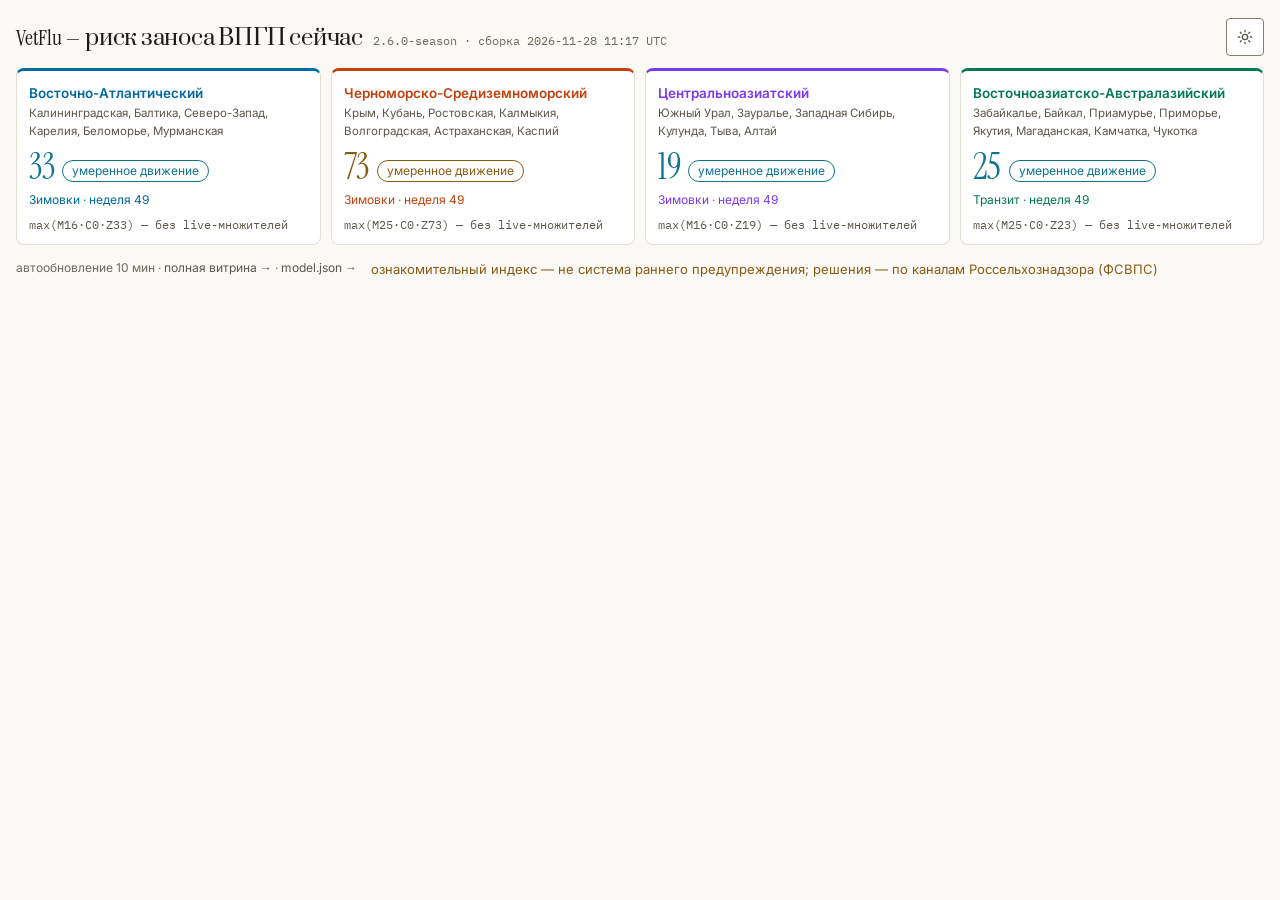
<file: risk/index.html>
<!doctype html>
<html lang="ru">
<head>
<meta charset="utf-8">
<meta name="viewport" content="width=device-width, initial-scale=1">
<title>VetFlu — риск сейчас</title>
<meta name="description" content="Компактный виджет текущего индекса риска заноса ВПГП по 4 флайвеям России: R = max(транзит, колонии, зимовки) × погода × фон вспышек. Автообновление каждые 10&nbsp;минут.">
<meta property="og:title" content="VetFlu — риск сейчас">
<meta property="og:description" content="Текущий индекс риска заноса ВПГП по 4 флайвеям РФ — компактная версия витрины VetFlu.">
<meta property="og:url" content="https://shray77.github.io/vetflu-site/risk/">
<link rel="canonical" href="https://shray77.github.io/vetflu-site/risk/">
<link rel="icon" href="data:image/svg+xml,<svg xmlns='http://www.w3.org/2000/svg' viewBox='0 0 100 100'><text y='.9em' font-size='90'>🦆</text></svg>">
<link rel="stylesheet" href="../vet-ds.css">
<link rel="stylesheet" href="../fonts.css">
<script>(function(){try{if(localStorage.getItem("vetds-theme")==="dark")document.documentElement.setAttribute("data-theme","dark")}catch(e){}})()</script>
<style>
  /* Ядро — vet-ds; характер VetFlu — небесный акцент */
  :root {
    --ds-accent: #0e7490; --ds-accent-strong: #155e75; --ds-accent-ink: #f0f9ff;
    /* П2 (QA 01-vetflu-hardqa): флайвейные цвета тема-зависимы — hex из model.json
       рассчитан на тёмный фон (1.92–2.72:1 на белом); светлой теме — затемнённые
       варианты тех же семейств (4.5–5.9:1 на surface, WCAG 1.4.3/1.4.11) */
    --fw-ea: #0369a1; --fw-bsm: #c2410c; --fw-ca: #7c3aed; --fw-eaa: #047857;
    --bg: var(--ds-bg); --surface: var(--ds-surface); --surface2: var(--ds-surface2); --border: var(--ds-border);
    --text: var(--ds-text); --muted: var(--ds-muted); --faint: var(--ds-faint);
    --accent: var(--ds-accent); --red: var(--ds-red); --amber: var(--ds-amber);
    --mono: var(--ds-font-mono);
  }
  [data-theme="dark"] {
    --ds-accent: #38bdf8; --ds-accent-strong: #7dd3fc; --ds-accent-ink: #06121c;
    --fw-ea: #38bdf8; --fw-bsm: #fb923c; --fw-ca: #a78bfa; --fw-eaa: #34d399;
  }
  * { box-sizing: border-box; }
  :focus-visible { outline: 2px solid var(--accent); outline-offset: 2px; }
  body { background: var(--bg); color: var(--text); font: 15px/1.55 var(--ds-font-sans); margin: 0; padding: 18px 16px 26px; }
  .hd { display: flex; align-items: baseline; gap: 10px; flex-wrap: wrap; margin-bottom: 12px; }
  .hd h1 { font-family: var(--ds-font-display); font-weight: 400; font-size: 22px; margin: 0; letter-spacing: -.01em; }
  .hd .up { color: var(--faint); font: 11.5px var(--mono); }
  .grid { display: grid; grid-template-columns: repeat(auto-fit, minmax(215px, 1fr)); gap: 10px; }
  .fw { background: var(--surface); border: 1px solid var(--border); border-top: 3px solid var(--faint); border-radius: var(--ds-radius); padding: var(--ds-space-3); }
  .fw h2 { margin: 0; font-size: 13.5px; font-weight: 600; }
  .fw .reg { color: var(--muted); font-size: 11.5px; margin: 1px 0 8px; }
  .r { font-family: var(--ds-font-display); font-weight: 400; font-size: 36px; letter-spacing: -.01em; line-height: 1; }
  .ph { font-size: 12px; border: 1px solid; border-radius: 999px; padding: 1px 9px; display: inline-block; margin-left: 8px; vertical-align: 4px; }
  .dec { color: var(--muted); font: 11.5px var(--mono); margin-top: 8px; }
  .chan { margin-top: 6px; font-size: 12px; }
  .ft { margin-top: 14px; color: var(--faint); font-size: 12px; display: flex; gap: 14px; flex-wrap: wrap; }
  .ft a { color: var(--muted); text-decoration: none; }
  .ft a:hover { color: var(--accent); }
  .err { color: var(--amber); font-size: 13px; }
</style>
</head>
<body>
<div class="hd">
  <h1>VetFlu — риск заноса ВПГП сейчас</h1>
  <span class="up" id="meta">загрузка…</span>
  <button class="ds-btn ds-btn--icon ds-theme-toggle" id="themeToggle" aria-label="Переключить тему" title="Переключить тему" style="margin-left:auto">
    <svg class="ds-theme-toggle__sun" viewBox="0 0 24 24" width="16" height="16" fill="none" stroke="currentColor" stroke-width="2" stroke-linecap="round" aria-hidden="true"><circle cx="12" cy="12" r="4"/><path d="M12 2v2m0 16v2M4.9 4.9l1.4 1.4m11.4 11.4 1.4 1.4M2 12h2m16 0h2M4.9 19.1l1.4-1.4m11.4-11.4 1.4-1.4"/></svg>
    <svg class="ds-theme-toggle__moon" viewBox="0 0 24 24" width="16" height="16" fill="none" stroke="currentColor" stroke-width="2" stroke-linecap="round" stroke-linejoin="round" aria-hidden="true"><path d="M12 3a6 6 0 0 0 9 9 9 9 0 1 1-9-9Z"/></svg>
  </button>
</div>
<div class="grid" id="grid"><span class="err">загрузка model.json…</span></div>
<div class="ft">
  <span>автообновление 10&nbsp;мин · <a href="https://shray77.github.io/vetflu-site/">полная витрина →</a> · <a href="https://shray77.github.io/vetflu-site/data/model.json">model.json →</a></span>
  <span class="err">ознакомительный индекс — не система раннего предупреждения; решения — по каналам Россельхознадзора (ФСВПС)</span>
</div>
<script>
(function(){
  var root = document.documentElement, key = "vetds-theme";
  var btn = document.getElementById("themeToggle");
  if (btn) btn.addEventListener("click", function(){
    var dark = root.getAttribute("data-theme") === "dark";
    if (dark) root.removeAttribute("data-theme"); else root.setAttribute("data-theme", "dark");
    try { localStorage.setItem(key, dark ? "" : "dark"); } catch (e) {}
  });
})();
const ESC = { "&": "&amp;", "<": "&lt;", ">": "&gt;" };
const esc = (s) => String(s).replace(/[&<>]/g, (c) => ESC[c]);
const CHAN = { transit: "Транзит", colonies: "Колонии", wintering: "Зимовки" };
/* П2: флайвейный hex из model.json — тёмная тема; светлой — затемнённый вариант (CSS --fw-*) */
const FW_COLOR = { ea: "var(--fw-ea)", bsm: "var(--fw-bsm)", ca: "var(--fw-ca)", eaa: "var(--fw-eaa)" };
const fwColor = (f) => FW_COLOR[f.id] || f.color;
const rColor = (v) => v >= 75 ? "var(--ds-red)" : v >= 45 ? "var(--ds-amber)" : v >= 15 ? "var(--accent)" : "var(--ds-faint)";
function phase(v) { return v >= 75 ? "окно высокого риска" : v >= 45 ? "активный пролёт" : v >= 15 ? "умеренное движение" : "фон"; }
async function tick() {
  try {
    const M = await (await fetch("../data/model.json", { cache: "no-store" })).json();
    document.getElementById("meta").textContent =
      `${M.version} · сборка ${M.generated_at.slice(0, 16).replace("T", " ")} UTC`;
    const iso = () => {
      const d = new Date();
      const t = new Date(Date.UTC(d.getFullYear(), d.getMonth(), d.getDate()));
      const day = t.getUTCDay() || 7;
      t.setUTCDate(t.getUTCDate() + 4 - day);
      const y0 = new Date(Date.UTC(t.getUTCFullYear(), 0, 1));
      return Math.ceil(((t - y0) / 86400000 + 1) / 7);
    };
    const w = Math.min(52, iso());
    document.getElementById("grid").innerHTML = M.flyways.map((f) => {
      const s = M.series[f.id].weeks[w - 1];
      const live = s.r != null;
      const v = live ? s.r : Math.max(s.m, s.c, s.z);
      const dec = live
        ? `max(M${s.m}·C${s.c}·Z${s.z}) × MW ${s.mw} × MB ${s.mb} × BP ${s.bp ?? 1} × WD ${s.wd ?? 1} × HG ${s.hg ?? 1}`
        : `max(M${s.m}·C${s.c}·Z${s.z}) — без live-множителей`;
      return `<div class="fw" style="border-top-color:${fwColor(f)}">
        <h2 style="color:${fwColor(f)}">${esc(f.label)}</h2>
        <div class="reg">${esc(f.regions)}</div>
        <div><span class="r" style="color:${rColor(v)}">${v}</span><span class="ph" style="color:${rColor(v)};border-color:${rColor(v)}">${esc(live && s.ph_r ? s.ph_r : s.ph)}</span></div>
        <div class="chan" style="color:${fwColor(f)}">${esc(CHAN[s.chan] || s.chan)} · неделя ${w}</div>
        <div class="dec">${esc(dec)}</div>
      </div>`;
    }).join("");
  } catch (e) {
    document.getElementById("grid").innerHTML = `<span class="err">model.json недоступен (${esc(e.message)}) — повтор через 10 мин</span>`;
  }
}
tick();
setInterval(tick, 10 * 60 * 1000);
</script>
</body>
</html>
</file>
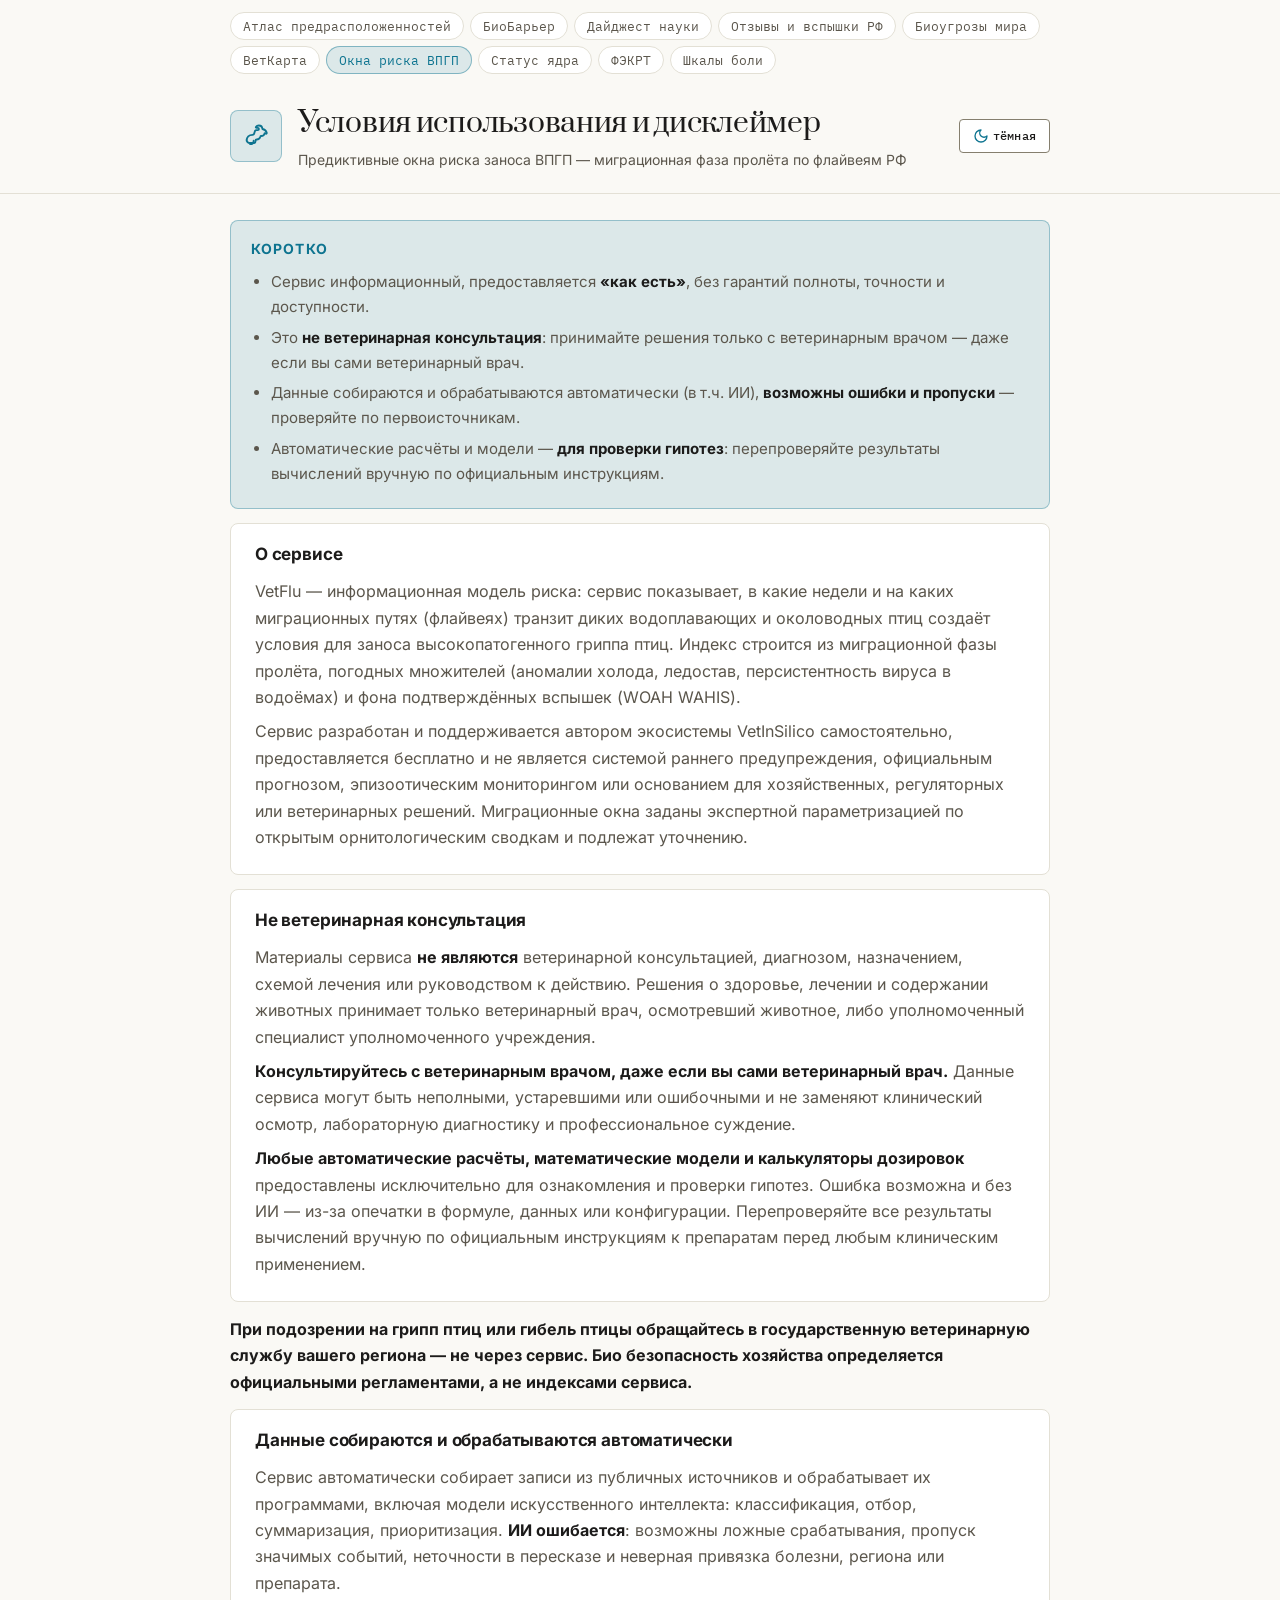
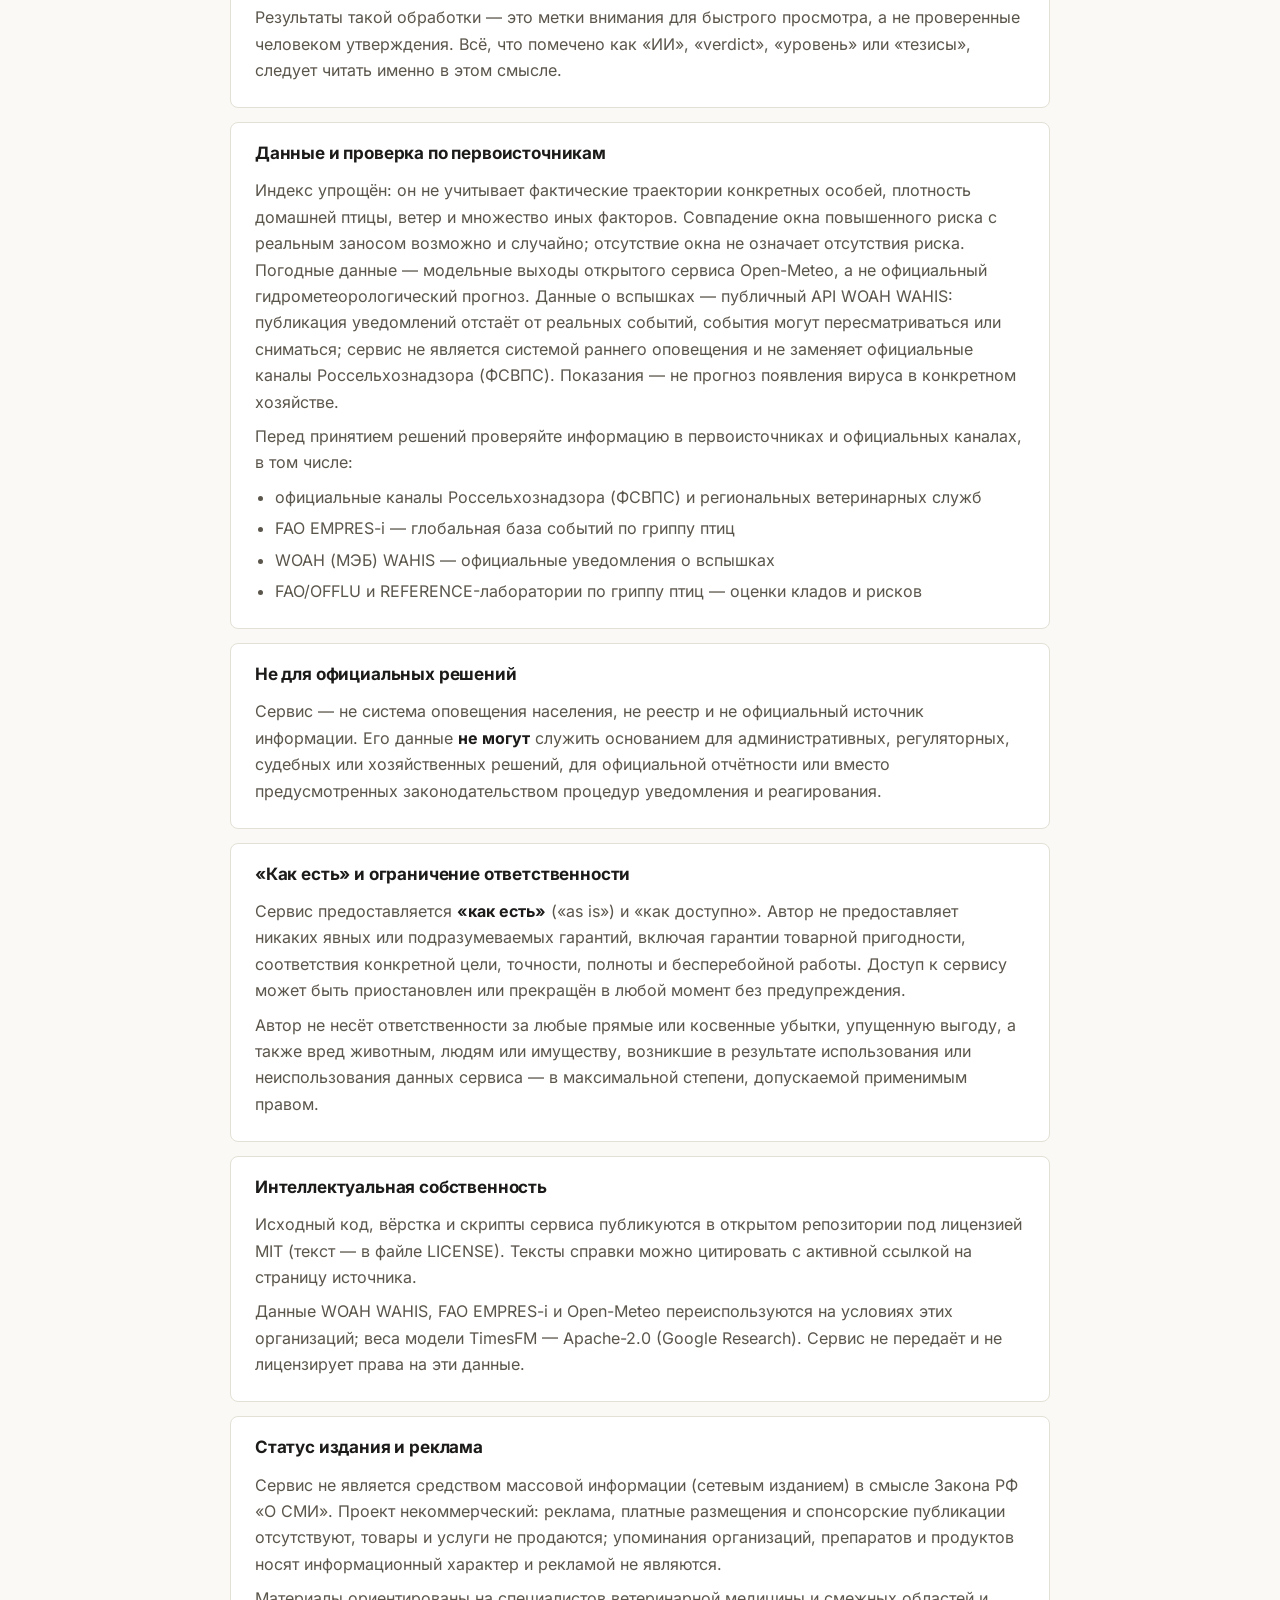
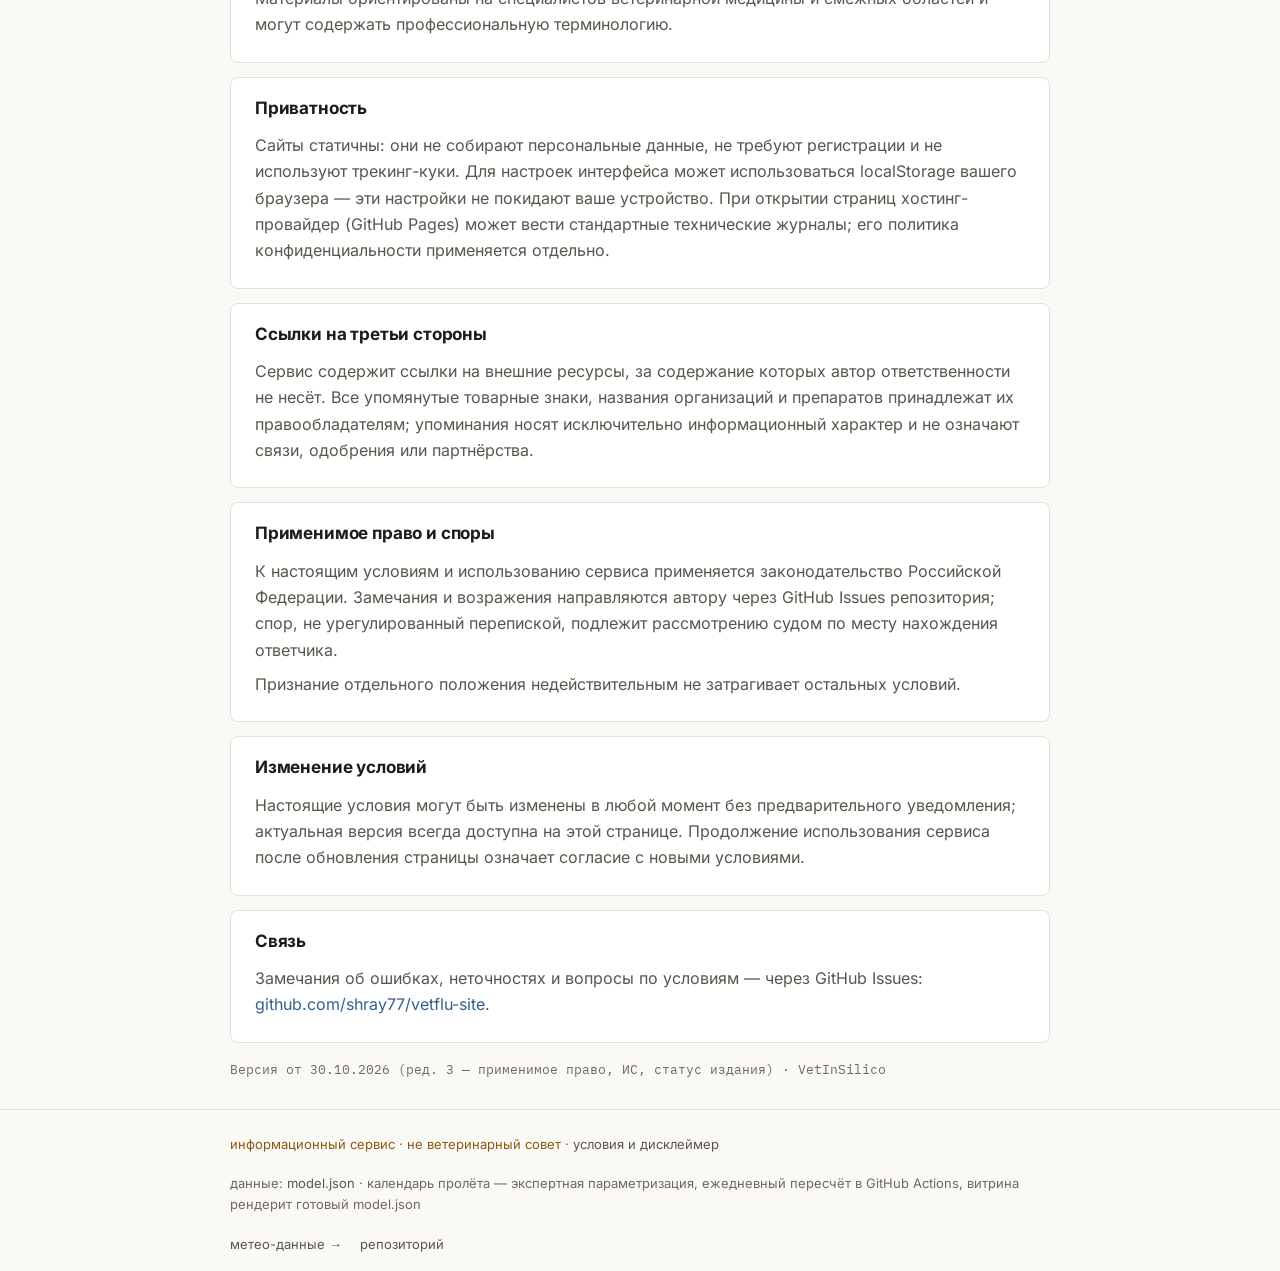
<file: terms.html>
<!doctype html>
<html lang="ru">
<head>
<meta charset="utf-8">
<meta name="viewport" content="width=device-width, initial-scale=1">
<title>Условия использования и дисклеймер — VetFlu</title>
<meta name="description" content="VetFlu — информационный сервис: как есть, не ветеринарная консультация, данные собираются автоматически, проверяйте первоисточники.">
<meta property="og:title" content="Условия использования и дисклеймер — VetFlu">
<meta property="og:description" content="Сервис «как есть», не ветеринарный совет, автоматическая обработка данных, ИИ может ошибаться.">
<meta property="og:type" content="website">
<meta property="og:url" content="https://shray77.github.io/vetflu-site/terms.html">
<meta name="twitter:card" content="summary">
<link rel="canonical" href="https://shray77.github.io/vetflu-site/terms.html">
<link rel="icon" href="data:image/svg+xml,<svg xmlns='http://www.w3.org/2000/svg' viewBox='0 0 100 100'><text y='.9em' font-size='90'>🦆</text></svg>">
<link rel="stylesheet" href="./vet-ds.css">
<link rel="stylesheet" href="./fonts.css">
<script>(function(){try{if(localStorage.getItem("vetds-theme")==="dark")document.documentElement.setAttribute("data-theme","dark")}catch(e){}})()</script>
<style>
  /* Ядро — vet-ds; ниже — характер VetFlu (небесный акцент) + локальные алиасы.
     Заодно фикс: акцент был чужим зелёным #34d399 (дефолт экосистемы),
     --faint — пережиток #5d6a7d (3.3:1, ниже AA). */
  :root {
    --ds-accent: #0e7490; --ds-accent-strong: #155e75; --ds-accent-ink: #f0f9ff;
    --bg: var(--ds-bg); --surface: var(--ds-surface); --surface2: var(--ds-surface2); --border: var(--ds-border);
    --text: var(--ds-text); --muted: var(--ds-muted); --faint: var(--ds-faint);
    --accent: var(--ds-accent);
    --blue: var(--ds-blue); --warn: var(--ds-amber); --err: var(--ds-red);
    --mono: var(--ds-font-mono);
  }
  [data-theme="dark"] {
    --ds-accent: #38bdf8; --ds-accent-strong: #7dd3fc; --ds-accent-ink: #06121c;
  }
  * { box-sizing: border-box; }
  html { scroll-behavior: smooth; }
  :focus-visible { outline: 2px solid var(--accent); outline-offset: 2px; }
  body { background: var(--bg); color: var(--text); font: 16px/1.65 var(--ds-font-sans); margin: 0; }
  .hub { display: flex; gap: 6px; flex-wrap: wrap; font: 12.5px var(--mono); max-width: 860px; margin: 0 auto; padding: 12px 20px 0; }
  .hub a { color: var(--muted); text-decoration: none; border: 1px solid var(--border); background: var(--surface); border-radius: 999px; padding: 5px 12px; }
  .hub a:hover { color: var(--text); border-color: color-mix(in srgb, var(--muted) 40%, transparent); }
  .hub a.on { color: var(--accent); border-color: color-mix(in srgb, var(--accent) 45%, transparent); background: color-mix(in srgb, var(--accent) 12%, transparent); }
  header.top { border-bottom: 1px solid var(--border); padding: 26px 0 22px; }
  header.top .wrap { display: flex; align-items: center; justify-content: space-between; gap: 16px; flex-wrap: wrap; }
  .wrap { max-width: 860px; margin: 0 auto; padding: 0 20px; }
  .brand { display: flex; align-items: center; gap: 16px; }
  .logo { width: 52px; height: 52px; border-radius: var(--ds-radius); background: color-mix(in srgb, var(--accent) 12%, transparent); border: 1px solid color-mix(in srgb, var(--accent) 35%, transparent); display: grid; place-items: center; font-size: 26px; flex: none; color: var(--accent); }
  h1 { font-family: var(--ds-font-display); font-weight: 400; font-size: 28px; margin: 0; letter-spacing: -.01em; }
  .brand p { margin: 2px 0 0; color: var(--muted); font-size: 14px; }
  .tldr { background: color-mix(in srgb, var(--accent) 12%, transparent); border: 1px solid color-mix(in srgb, var(--accent) 35%, transparent); border-radius: var(--ds-radius); padding: 16px 20px; margin: 26px 0 8px; }
  .tldr h2 { margin: 0 0 10px; font-size: 14px; text-transform: uppercase; letter-spacing: .08em; color: var(--accent); }
  .tldr ul { margin: 0; padding-left: 20px; }
  .tldr li { margin: 6px 0; font-size: 15px; }
  article section { background: var(--surface); border: 1px solid var(--border); border-radius: var(--ds-radius); padding: var(--ds-space-4) var(--ds-space-5); margin: 14px 0; }
  article h2 { font-size: 17px; margin: 0 0 10px; letter-spacing: -.01em; }
  article p { margin: 8px 0; color: var(--muted); }
  article p b, article li b { color: var(--text); }
  article ul { margin: 8px 0; padding-left: 20px; color: var(--muted); }
  article li { margin: 5px 0; }
  a { color: var(--blue); text-decoration: none; }
  a:hover { text-decoration: underline; }
  .upd { color: var(--faint); font: 12.5px var(--mono); margin-top: 18px; }
  footer { border-top: 1px solid var(--border); margin-top: var(--ds-space-6); padding: var(--ds-space-5) 0 var(--ds-space-4); }
  .foot { display: flex; gap: 18px; flex-wrap: wrap; font-size: 13px; color: var(--faint); }
  .foot a { color: var(--muted); text-decoration: none; }
  .foot a:hover { color: var(--accent); }
  .foot .legal { color: var(--warn); }
</style>
<style>/* vet-ds v2.1: тоггл темы с подписью — виден среди метаданных */
  .theme-pill { min-height: 34px; padding: 0 13px; font: 500 12px var(--ds-font-mono); }
  .theme-pill svg { color: var(--ds-accent); }
</style>
</head>
<body>
<nav class="hub">
  <a href="https://shray77.github.io/vetpredis-site/">Атлас предрасположенностей</a>
  <a href="https://shray77.github.io/biobarrier-site/">БиоБарьер</a>
  <a href="https://shray77.github.io/vetdigest-site/">Дайджест науки</a>
  <a href="https://shray77.github.io/vetrecall-site/">Отзывы и вспышки РФ</a>
  <a href="https://shray77.github.io/biothreat-site/">Биоугрозы мира</a>
  <a href="https://shray77.github.io/vet-heatmap/">ВетКарта</a>
  <a href="https://shray77.github.io/vetflu-site/" class="on">Окна риска ВПГП</a>
  <a href="https://shray77.github.io/rss-core-site/">Статус ядра</a>
  <a href="https://shray77.github.io/vetfecrt-site/">ФЭКРТ</a>
  <a href="https://shray77.github.io/vetpain-site/">Шкалы боли</a>
</nav>
<header class="top">
  <div class="wrap">
    <div class="brand">
      <div class="logo"><svg viewBox="0 0 24 24" width="28" height="28" fill="none" stroke="currentColor" stroke-width="1.6" stroke-linecap="round" stroke-linejoin="round" aria-hidden="true"><path d="M4 16c0-3 2-5 5-5 1 0 1.6-1.2 1.8-2.4.1-.9.9-1.6 1.8-1.6h.9c.6 0 1-.5 1-1 0-.6-.4-1-1-1h-1c-.5 0-.8-.5-.5-.9.5-.7 1.4-1.1 2.4-1.1 1.7 0 3 1.3 3.1 3 1.8.4 3.2 1.6 3.7 3.3.1.4-.2.8-.6.7l-1.2-.3c-.3 1.5-1.5 2.3-2.9 2.3-.4 0-.7.2-.8.6-.4 1.4-1.5 2.4-3.1 2.4-.5 0-1 .5-1 1v.5c0 .8-.7 1.5-1.5 1.5H7c-1.7 0-3-1.3-3-3z"/><path d="M7 19c2 0 3-1 3-3"/></svg></div>
      <div>
        <h1>Условия использования и дисклеймер</h1>
        <p>Предиктивные окна риска заноса ВПГП — миграционная фаза пролёта по флайвеям РФ</p>
      </div>
    </div>
    <button class="ds-btn ds-btn--sm ds-theme-toggle ds-theme-toggle--labeled theme-pill" id="themeToggle" aria-label="Переключить тему" title="Переключить тему">
      <svg class="ds-theme-toggle__sun" viewBox="0 0 24 24" width="16" height="16" fill="none" stroke="currentColor" stroke-width="2" stroke-linecap="round" aria-hidden="true"><circle cx="12" cy="12" r="4"/><path d="M12 2v2m0 16v2M4.9 4.9l1.4 1.4m11.4 11.4 1.4 1.4M2 12h2m16 0h2M4.9 19.1l1.4-1.4m11.4-11.4 1.4-1.4"/></svg>
      <svg class="ds-theme-toggle__moon" viewBox="0 0 24 24" width="16" height="16" fill="none" stroke="currentColor" stroke-width="2" stroke-linecap="round" stroke-linejoin="round" aria-hidden="true"><path d="M12 3a6 6 0 0 0 9 9 9 9 0 1 1-9-9Z"/></svg>
    
        <span class="ds-theme-toggle__label" aria-hidden="true"></span>
      </button>
  </div>
</header>

<main class="wrap">
<article>
  <div class="tldr">
    <h2>Коротко</h2>
    <ul>
      <li>Сервис информационный, предоставляется <b>«как есть»</b>, без гарантий полноты, точности и доступности.</li>
      <li>Это <b>не ветеринарная консультация</b>: принимайте решения только с ветеринарным врачом — даже если вы сами ветеринарный врач.</li>
      <li>Данные собираются и обрабатываются автоматически (в т.ч. ИИ), <b>возможны ошибки и пропуски</b> — проверяйте по первоисточникам.</li>
      <li>Автоматические расчёты и модели — <b>для проверки гипотез</b>: перепроверяйте результаты вычислений вручную по официальным инструкциям.</li>
    </ul>
  </div>

  <section id="about">
    <h2>О сервисе</h2>
    <p>VetFlu — информационная модель риска: сервис показывает, в какие недели и на каких миграционных путях (флайвеях) транзит диких водоплавающих и околоводных птиц создаёт условия для заноса высокопатогенного гриппа птиц. Индекс строится из миграционной фазы пролёта, погодных множителей (аномалии холода, ледостав, персистентность вируса в водоёмах) и фона подтверждённых вспышек (WOAH WAHIS).</p>
    <p>Сервис разработан и поддерживается автором экосистемы VetInSilico самостоятельно, предоставляется бесплатно и не является системой раннего предупреждения, официальным прогнозом, эпизоотическим мониторингом или основанием для хозяйственных, регуляторных или ветеринарных решений. Миграционные окна заданы экспертной параметризацией по открытым орнитологическим сводкам и подлежат уточнению.</p>
  </section>

  <section id="advice">
    <h2>Не ветеринарная консультация</h2>
    <p>Материалы сервиса <b>не являются</b> ветеринарной консультацией, диагнозом, назначением, схемой лечения или руководством к действию. Решения о здоровье, лечении и содержании животных принимает только ветеринарный врач, осмотревший животное, либо уполномоченный специалист уполномоченного учреждения.</p>
    <p><b>Консультируйтесь с ветеринарным врачом, даже если вы сами ветеринарный врач.</b> Данные сервиса могут быть неполными, устаревшими или ошибочными и не заменяют клинический осмотр, лабораторную диагностику и профессиональное суждение.</p>
    <p><b>Любые автоматические расчёты, математические модели и калькуляторы дозировок</b> предоставлены исключительно для ознакомления и проверки гипотез. Ошибка возможна и без ИИ — из-за опечатки в формуле, данных или конфигурации. Перепроверяйте все результаты вычислений вручную по официальным инструкциям к препаратам перед любым клиническим применением.</p>
  </section>

    <p><b>При подозрении на грипп птиц или гибель птицы обращайтесь в государственную ветеринарную службу вашего региона — не через сервис. Био безопасность хозяйства определяется официальными регламентами, а не индексами сервиса.</b></p>

  <section id="ai">
    <h2>Данные собираются и обрабатываются автоматически</h2>
    <p>Сервис автоматически собирает записи из публичных источников и обрабатывает их программами, включая модели искусственного интеллекта: классификация, отбор, суммаризация, приоритизация. <b>ИИ ошибается</b>: возможны ложные срабатывания, пропуск значимых событий, неточности в пересказе и неверная привязка болезни, региона или препарата.</p>
    <p>Результаты такой обработки — это метки внимания для быстрого просмотра, а не проверенные человеком утверждения. Всё, что помечено как «ИИ», «verdict», «уровень» или «тезисы», следует читать именно в этом смысле.</p>
  </section>

  <section id="sources">
    <h2>Данные и проверка по первоисточникам</h2>
    <p>Индекс упрощён: он не учитывает фактические траектории конкретных особей, плотность домашней птицы, ветер и множество иных факторов. Совпадение окна повышенного риска с реальным заносом возможно и случайно; отсутствие окна не означает отсутствия риска. Погодные данные — модельные выходы открытого сервиса Open-Meteo, а не официальный гидрометеорологический прогноз. Данные о вспышках — публичный API WOAH WAHIS: публикация уведомлений отстаёт от реальных событий, события могут пересматриваться или сниматься; сервис не является системой раннего оповещения и не заменяет официальные каналы Россельхознадзора (ФСВПС). Показания — не прогноз появления вируса в конкретном хозяйстве.</p>
    <p>Перед принятием решений проверяйте информацию в первоисточниках и официальных каналах, в том числе:</p>
    <ul><li>официальные каналы Россельхознадзора (ФСВПС) и региональных ветеринарных служб</li>
      <li>FAO EMPRES-i — глобальная база событий по гриппу птиц</li>
      <li>WOAH (МЭБ) WAHIS — официальные уведомления о вспышках</li>
      <li>FAO/OFFLU и REFERENCE-лаборатории по гриппу птиц — оценки кладов и рисков</li></ul>
  </section>

  <section id="not-official">
    <h2>Не для официальных решений</h2>
    <p>Сервис — не система оповещения населения, не реестр и не официальный источник информации. Его данные <b>не могут</b> служить основанием для административных, регуляторных, судебных или хозяйственных решений, для официальной отчётности или вместо предусмотренных законодательством процедур уведомления и реагирования.</p>
  </section>


  <section id="as-is">
    <h2>«Как есть» и ограничение ответственности</h2>
    <p>Сервис предоставляется <b>«как есть»</b> («as is») и «как доступно». Автор не предоставляет никаких явных или подразумеваемых гарантий, включая гарантии товарной пригодности, соответствия конкретной цели, точности, полноты и бесперебойной работы. Доступ к сервису может быть приостановлен или прекращён в любой момент без предупреждения.</p>
    <p>Автор не несёт ответственности за любые прямые или косвенные убытки, упущенную выгоду, а также вред животным, людям или имуществу, возникшие в результате использования или неиспользования данных сервиса — в максимальной степени, допускаемой применимым правом.</p>
  </section>


  <section id="ip">
    <h2>Интеллектуальная собственность</h2>
    <p>Исходный код, вёрстка и скрипты сервиса публикуются в открытом репозитории под лицензией MIT (текст — в файле LICENSE). Тексты справки можно цитировать с активной ссылкой на страницу источника.</p>
    <p>Данные WOAH WAHIS, FAO EMPRES-i и Open-Meteo переиспользуются на условиях этих организаций; веса модели TimesFM — Apache-2.0 (Google Research). Сервис не передаёт и не лицензирует права на эти данные.</p>
  </section>

  <section id="status">
    <h2>Статус издания и реклама</h2>
    <p>Сервис не является средством массовой информации (сетевым изданием) в смысле Закона РФ «О СМИ». Проект некоммерческий: реклама, платные размещения и спонсорские публикации отсутствуют, товары и услуги не продаются; упоминания организаций, препаратов и продуктов носят информационный характер и рекламой не являются.</p>
    <p>Материалы ориентированы на специалистов ветеринарной медицины и смежных областей и могут содержать профессиональную терминологию.</p>
  </section>

  <section id="privacy">
    <h2>Приватность</h2>
    <p>Сайты статичны: они не собирают персональные данные, не требуют регистрации и не используют трекинг-куки. Для настроек интерфейса может использоваться localStorage вашего браузера — эти настройки не покидают ваше устройство. При открытии страниц хостинг-провайдер (GitHub Pages) может вести стандартные технические журналы; его политика конфиденциальности применяется отдельно.</p>
  </section>


  <section id="third">
    <h2>Ссылки на третьи стороны</h2>
    <p>Сервис содержит ссылки на внешние ресурсы, за содержание которых автор ответственности не несёт. Все упомянутые товарные знаки, названия организаций и препаратов принадлежат их правообладателям; упоминания носят исключительно информационный характер и не означают связи, одобрения или партнёрства.</p>
  </section>


  <section id="law">
    <h2>Применимое право и споры</h2>
    <p>К настоящим условиям и использованию сервиса применяется законодательство Российской Федерации. Замечания и возражения направляются автору через GitHub Issues репозитория; спор, не урегулированный перепиской, подлежит рассмотрению судом по месту нахождения ответчика.</p>
    <p>Признание отдельного положения недействительным не затрагивает остальных условий.</p>
  </section>

  <section id="changes">
    <h2>Изменение условий</h2>
    <p>Настоящие условия могут быть изменены в любой момент без предварительного уведомления; актуальная версия всегда доступна на этой странице. Продолжение использования сервиса после обновления страницы означает согласие с новыми условиями.</p>
  </section>

  <section id="contact">
    <h2>Связь</h2>
    <p>Замечания об ошибках, неточностях и вопросы по условиям — через GitHub Issues: <a href="https://github.com/shray77/vetflu-site/issues">github.com/shray77/vetflu-site</a>.</p>
  </section>
</article>
<p class="upd">Версия от 30.10.2026 (ред. 3 — применимое право, ИС, статус издания) · VetInSilico</p>
</main>

<footer>
  <div class="wrap foot">
    <span class="legal">информационный сервис · не ветеринарный совет · <a href="./terms.html">условия и дисклеймер</a></span>
    <span>данные: <a href="./data/model.json">model.json</a> · календарь пролёта — экспертная параметризация, ежедневный пересчёт в GitHub Actions, витрина рендерит готовый model.json</span>
    <a href="https://shray77.github.io/vet-meteo/">метео-данные →</a><a href="https://github.com/shray77/vetflu-site">репозиторий</a>
  </div>
</footer>
<script>
(function(){
  var root = document.documentElement, key = "vetds-theme";
  var btn = document.getElementById("themeToggle");
  if (btn) btn.addEventListener("click", function(){
    var dark = root.getAttribute("data-theme") === "dark";
    if (dark) root.removeAttribute("data-theme"); else root.setAttribute("data-theme", "dark");
    try { localStorage.setItem(key, dark ? "" : "dark"); } catch (e) {}
  });
})();
</script>
</body>
</html>
</file>
<file: vet-ds.css>
/* ==========================================================================
   vet-ds v2.5.2 «Научная периодика» — дизайн-система ветеринарной экосистемы
   --------------------------------------------------------------------------
   v2.1:  редакционный слой — .ds-rule-double, .ds-dropcap, .ds-spark,
          .ds-overline--rule, .ds-masthead-meta, .ds-theme-toggle--labeled
   v2.1.1: токен --ds-rule для «чернильных» линеек (тёмная тема больше не
          красит их текстом = «белые полосы»); .ds-rule-double на токене
   v2.2:  мастхед-паттерн витрин — .ds-masthead (шапка-«полоса периодики»
          c брендом/подзаголовком/боком), .ds-hub (навигация экосистемы
          пилюлями), .ds-footer--meta (левый многострочный подвал витрины).
          Закрывает последний открытый пункт роадмапа v2.0. Эталонная
          адопция: vetflu (Task 154).
   v2.3:  голоса по разделу + платформенный слой. Голос B «Формуляр»
          (data-theme="form"), компоненты периодики (.ds-tabs,
          .ds-pagination, .ds-delta--good/--bad, .ds-skeleton, .ds-empty,
          .ds-pullquote, .ds-ba), Prata-фолбэк кириллицы, :focus-visible,
          prefers-reduced-motion, print всех голосов. Платформа (блоки
          26-29): View Transitions, сноски-поповеры, прогресс чтения,
          формулярная валидация без JS. Повышено из v2.3-draft: Task 161
          (апрув+докрутки), 162 (лаборатория платформы), 163 (вес/слоп),
          164 (повышение). Гейт contrast_v2.py зелёный во всех 5 темах.
   v2.3.1: мобильная компакция периодики (блок 30) — мастхед/хаб/колофон
          на 640px: лого 38px, кегли вниз, хаб одним скроллящимся рядом,
          safe-area-inset-bottom у подвала. Повод: голос владельца —
          «на телефоне верх занимает большую часть экрана» (Task 165).
   v2.3.2: формуляр самодостаточен в любой оболочке — блок form дополнил
          токены текста/бордеров/статусов/теней значениями A-light (грабли
          §24: в A-dark секция наследовала бы кремовый --ds-text на бежевом).
          Значения = прежний merge root+form, гейт не меняется. Акцент
          остаётся характером витрины (пиннинг в тёмной оболочке обязателен).
          --ds-border-strong затемнён до #857F6E: подчёркивание инпутов —
          небуквенная графика, WCAG 1.4.11 требует 3:1 (A-light значение
          давало 1.57 на беж — слепая зона текстового гейта). Плюс фикс
          print-переанкорки: section[data-theme="form"] в селекторе блока 20 —
          §25 ниже по файлу побеждал равную специфичность, и стол печатался
          бежевым при включённых «фонах печати» (нашёл print-гейт vettools).
   v2.3.3: гейт §1.4.11 стал законом ядра (contrast_v2.py: border-strong ×
          3 поверхности ≥3:1, rule × bg ≥3:1, --ds-border исключён как
          декор) — и сразу поймал: root #C8C4B6 = 1.51–1.75, dark #554E44
          = 1.60–2.02, instrument #353B44 = 1.38–1.60. Фикс: border-strong
          #857F6E в A-light/A-dark (сепия-тушь единая с формуляром, худшая
          3.28:1) и #6A7590 в C (сталь, худшая 3.38:1). Task 175.
   v2.3.4: --ds-accent-text «акцент-тушь» — терракота, разведённая чер--
          нилами текста (color-mix от --ds-accent: характер витрины едет
          автоматически). Закрывает слепую зону «акцент-как-текст»:
          чистый акцент как текст = 4.38:1 на беж (root), 3.94 на гра--
          фите (dark), 3.7 на тинтах бейджей — .ds-overline b, .ds-fn,
          .ds-badge, .ds-hub a.on, .ds-link:hover теперь на туше; P=76
          root/form (худшая 5.13), P=64 dark (худшая 4.84), C — чистая
          бирюза (5.57). Гейт: contrast_v2 разбирает var()/color-mix.
   v2.4:  ПОЛЕВОЙ РЕЖИМ — шестая и седьмая темы. [data-theme="field"]
          «Солнце»: текст 7:1 (AAA — чтение на улице), тач-таргеты
          ≥48px, тени отключены (солнце их смывает), туша P=56
          (#782a16, худшая 7.18). [data-theme="night"] — янтарь без
          синего: синий канал наименьший в КАЖДОМ токене (закон гейта,
          не вкус), текст ≥7, статусы переведены на тёплые аналоги
          (blue→песок #D4B47E, violet→тёплый mauve #C9A184), прототип —
          nightTheme ветэко #16130E. Компоненты: .ds-toast (панель на
          волоске border-strong, без тени — эталон DsRoute-тост ветвойс),
          .ds-dl (прогресс скачивания модели: байты × скорость × ETA).
          Гейты: порог 7:1 для field/night текст-ролей и field-туши;
          ночь-без-синего проверяется по b<min(r,g) каждого токена.
   v2.4.1: поповер-фолбэк без Popover API (Chrome < 114, 2023) — сноска
          деградирует в классическую периодику: маркер не прикидывается
          кнопкой (курсор/тач сняты через @supports not selector(
          :popover-open)), текст живёт каноничным дублем — списком
          .ds-fnotes; дубль скрыт «всегда-закрыт» и показывается
          :popover-open. Урок QA: @supports (popover: popover) — ложь
          даже в свежих Chromium (HTML-атрибут ≠ CSS-свойство).
          Повод: код-ревью Task 178 («сайты тоже»).
   v2.4.2: хвост аудита 183 (Task 184) — фокус в один канон: .ds-btn
           больше не гасит чернильный контур блока 18 собственным
           box-shadow (дубль v2.3-эпохи, :514/:1072 — последний настоящий
           дубль селектора ядра); блок 24 вкладывает и полевые секции —
           section[data-theme="field"/"night"] получают фон/радиус/
           паддинг (containment без inline-костылей — example.html
           почищен); стрелка .ds-select переопределена для field
           (#524D45) и night (#A2957B — 5.47:1, прежде наследовала
           корневую 3.20:1); gate.yml: push-ветка починена (ain] →
           [main]), dart-срез gen/ds_tokens.g.dart гейтится diff-ом.
   v2.5.0: прожарка внешним аудитом (Task 197) — один релиз закрывает
           всё найденное, без последующих точечных патчей. BLOCKER:
           color-mix() жил в 30 декларациях без единого фолбэка —
           прозрачный sticky-бар .ds-header, исчезающие бейджи, ЧЁРНАЯ
           клякса .ds-spark__area, молчаливая потеря слоя туши → двойные
           декларации (литерал ДО color-mix) + @supports-слой токенов
           (блок 25a). MAJOR CSS: стрелка селекта формуляра (шортхэнд
           background её стирал), print-переанкорка чернил/статусов/туш
           (primary тёмных тем печатались чёрным-по-чёрному, пастели на
           бумаге ~2:1), .ds-ba pan-y (палец на изображении не блокирует
           страницу), .ds-toast скрыт без .show (висел вечно), reset
           a.ds-card, канон §18 расширен хабом/тогглом/хендлами.
           MAJOR цвет: статусные туши --ds-{status}-text (рецепт v2.3.4,
           худшая 4.61; поле — закон 7:1, 7.28+), границы §1.4.11 на
           border-strong/сплошные (тинты 35–45% давали 1.63–2.50),
           rule A-dark #6E685C→#726C5E (нулевая кромка 3.002), rule
           ночи #E6DAC2→#71694F (закон v2.1.1 «rule ≠ text» дошёл до
           ночи). MINOR: фокус field 3px, двойная индикация формуляра,
           containment светлой секции, защитный пиннинг акцента
           формуляра в тёмных оболочках (scoped), тоггл знает ночь,
           fade хаба/табов на мобиле, ellipsis меты, transform у
           сноски-поповера, поля 16px на ≤640 (iOS-зум), тап-таргет
           сноски, .ds-chip.on, PRM гасит View Transitions, print одним
           блоком + skeleton:none, --ds-shadow-in удалён (мёртвый токен).
           Гейты: contrast_v2 — туши статусов × поверхности × композиты
           «свой тинт 12%/8% × surface2» + print-псевдотема (M2);
           tokens.json/dart-срез — 5 статус-туш; a11y_gate — хаб/хендлы.
           Flutter-слайды дизайн-токенов НЕ пушатся: rule ночи меняет
           golden-кадры ветэко (darkTextPlaceholder) — отдельная волна
           с регенерацией золотых.
   v2.5.1: научный аудит SW-21 (01.11.2026) — математика WCAG подтверждена
           посимвольно против первоисточника (62/67 заявленных контрастов
           сошлись ≤0.05; якоря 21.0/4.5695/4.5422). Закрыта СЛЕПАЯ ЗОНА
           contrast-гейта: rgb()/rgba()/hsl()/hsla() конвертируются в hex
           и гейтятся тем же расчётом, полупрозрачные композитятся на
           --ds-bg темы — синтетика аудита (muted rgba ≈2.5:1 на белом,
           faint hsl 3.95:1) прежде уходила зелёной, теперь красная;
           selftest гоняет её при каждом запуске. ΔE76-цитаты выправлены:
           «0.5» → 12.6–48.8 по Viénot 1999 (нижняя граница 5.1);
           HIG §3/§12 — честные числа (1.87/2.37 и 8.45–9.81, худшая
           7.18). .ds-fn: 2.5.8 — через исключение Inline. Значения
           токенов НЕ менялись — каскад витрин не затронут.
   v2.5.2: две платформенные базы типографики (Task 224, голос владельца:
           «под ПК шрифт читаем, вторую — под мобилы»). Мобильная — база
           (прежние кегли, пальцевая дистанция чтения); десктопная —
           подъём на >640px (блок 0a): монитор дальше от глаз, кегли
           xs 11→12, s 12.5→13.5, m 14→15, l 17→18, xl 24→26. 2xl/hero —
           уже clamp(), платформенно-нейтральны. Тач-исключения блока 30
           (поля 16px на ≤640 против iOS-зума) не меняются. Flutter-порты
           (ВетСпик/ВетЭко/ВетОС) — мобильные приложения: живут на
           мобильной базе, их ds.dart не тронут. Значения ЦВЕТОВ не
           менялись — срез тем бит-в-байт, в tokens.json/dart-срезе
           меняется только версия.
   Один файл: токены + компоненты. Подключается витриной как копия
   (репо приватное — CDN недоступен) или git submodule.

   ГОЛОС СИСТЕМЫ (v2.0, решение владельца — Task 140):
   середина между зумер-модой и научной сдержанностью. Личность выражают
   типографика, данные и аннотации — НЕ декор. Референс: научная периодика
   (Our World in Data × издательские системы Anthropic).

   Темы:
     :root                    — A-light «Научная периодика» (бумага) — ДЕФОЛТ
     [data-theme="dark"]      — A-dark «Вечерний номер» (тёплый графит)
     [data-theme="instrument"]— C «Прибор» (графит + бирюза) — дашборды с картой
     [data-theme="light"]     — алиас A-light (обратная совместимость v0.1)
     [data-theme="form"]      — B «Формуляр» (голос разделов «действуешь»):
                                 секция на странице A — токены производные,
                                 плотность рабочего стола
     [data-theme="field"]      — A-полевой «Солнце» (v2.4): текст 7:1 (AAA,
                                 чтение на солнце), тач ≥48, плоские тени
     [data-theme="night"]      — полевая ночь (v2.4): янтарь без синего
                                 (b-канал наименьший во всех токенах)

   Витрина-характер: :root { --ds-accent: <светлое значение>; }
   [data-theme="dark"] { --ds-accent: <тёмное значение>; } — все производные
   (color-mix, currentColor, focus) едут автоматически.

   Шрифты: Google Fonts (link в README; офлайн — деградация на системные).

   Правила экосистемы (не менять без причины):
   - иконки = Lucide inline SVG; эмодзи в UI запрещены;
   - текст ≥ AA (4.5:1): --ds-faint — нижняя граница читаемого (проверено
     на bg/surface/surface2 во всех темах, scripts/contrast_v2.py);
   - ✓ ✗ ⚠ — легитимные типографские знаки статусов;
   - категориальные data-viz-цветы (карты/графики) ДС не подчиняются;
   - заголовки-витрины: serif-дисплей (--ds-font-display), курсивный акцент — em;
   - бан-лист: glassmorphism, mesh-градиенты, блобы, radius > 10px,
     эмодзи в UI, свечения вокруг текста;
   - движение: --ds-dur/--ds-ease, единые для всех переходов;
   - color-mix() всегда несёт фолбэк: обычные свойства — двойной
     декларацией (литерал ДО color-mix), токены — @supports-слоем
     (блок 25a); витрина, пиннящая --ds-accent, обязана переопределить
     и фолбэк-литерал своей туши (комментарий блока «Витрина-характер»);
   - статус никогда не передаётся только оттенком: рядом с .ds-dot
     обязан стоять глиф (✓ ✗ ⚠) или подпись — дейтеранопия сводит
     red/amber/green к оливковому диапазону, различима почти только
     светлота (ΔE76 по Viénot — 12.6–48.8; SW-21);
   - ядро требует box-sizing: border-box (reset витрины; само не ставит).
   ========================================================================== */

/* --------------------------------------------------------------------------
   1. Токены — A-light «Научная периодика» (дефолт)
   -------------------------------------------------------------------------- */
:root {
  color-scheme: light;

  /* -- Поверхности (бумага) ----------------------------------------------- */
  --ds-bg:        #FAF9F5;   /* фон страницы — тёплая бумага */
  --ds-surface:   #FFFFFF;   /* карточки, панели */
  --ds-surface2:  #F1EEE6;   /* приподнятые панели, hover-строки */
  --ds-border:    #E3E0D5;   /* волосяные линии (декоративные разделители — вне §1.4.11) */
  --ds-border-strong: #857F6E; /* рамки инпутов/кнопок/чипов: WCAG 1.4.11 ≥3:1 — та же сепия,
                              что у формуляра с v2.3.2 (было #C8C4B6 = 1.51–1.75:1 — слепая зона) */
  --ds-rule:      #1C1B1A;   /* «чернильные» линейки редакционного слоя (мастхед, № выпусков) */

  /* -- Текст --------------------------------------------------------------- */
  --ds-text:      #1C1B1A;   /* основной (16.3:1) */
  --ds-muted:     #5B564C;   /* второстепенный (6.9:1) */
  --ds-faint:     #6E695C;   /* метаданные, подписи (5.2:1, ≥AA везде) */

  /* -- Семантика статусов (едина по всем темам) ----------------------------- */
  --ds-red:       #B3261E;   /* ошибка, критично */
  --ds-green:     #47753A;   /* успех, OK (v2.3: +AA на surface2, было #4C7A3F 4.35) */
  --ds-amber:     #8A5A14;   /* внимание, предупреждение */
  --ds-orange:    #AC4E18;   /* высоко/риск (v2.3: +AA на surface2, было #B4531C 4.32) */
  --ds-blue:      #33608C;   /* инфо, ссылки-данные */
  --ds-violet:    #6D4FC4;   /* категориальный (данные, не UI) */

  /* -- Акцент: эпидемиологический красный периодики ------------------------ */
  --ds-accent:       #C73E1D;
  --ds-accent-strong: #A93516;   /* hover / активные состояния */
  --ds-accent-ink:   #FFF8F4;    /* текст на заливке акцентом (4.8:1) */
  --ds-accent-text:  color-mix(in srgb, var(--ds-accent) 76%, var(--ds-text) 24%);
                     /* v2.3.4 «акцент-тушь»: терракота, разведённая чернилами
                        текста — акцент-как-ТЕКСТ (§1.4.3, худшая 5.13:1 на тинтах
                        бейджей; чистый акцент давал 3.7–4.4). Заливки/графика —
                        по-прежнему чистый --ds-accent */

  /* -- Статусные туши (v2.5, прожарка §3.1) ----------------------------------
     Статус-как-текст на СВОИХ тинтах (бейджи, ноты) — тот же рецепт, что
     у акцент-туши v2.3.4: разводится чернилами СВОЕЙ темы, характер едет
     сам. Чистые статусы, проходящие AA на само-тинтах, туш не получают
     (root: red 4.67, blue 4.81 — чистые). Гейт: статус-тушь × поверхности
     × композиты «свой тинт 12%/8% × surface2» (бейдж/нота) */
  --ds-red-text:    var(--ds-red);
  --ds-green-text:  color-mix(in srgb, var(--ds-green)  87%, var(--ds-text) 13%);   /* #416936 */
  --ds-amber-text:  color-mix(in srgb, var(--ds-amber)  93%, var(--ds-text)  7%);   /* #825614 */
  --ds-orange-text: color-mix(in srgb, var(--ds-orange) 87%, var(--ds-text) 13%);   /* #994718 */
  --ds-blue-text:   var(--ds-blue);

  /* -- Типографика: голос системы ------------------------------------------- */
  --ds-font-display: "Instrument Serif", "Prata", Georgia, "Times New Roman", serif;
  --ds-font-sans: "Inter", ui-sans-serif, -apple-system, "Segoe UI", Roboto,
                  "Helvetica Neue", Arial, sans-serif;
  --ds-font-mono: "IBM Plex Mono", ui-monospace, "SF Mono", "Cascadia Mono",
                  Consolas, "Liberation Mono", monospace;

  /* v2.5.2 — ДВЕ платформенные базы (Task 224): мобильная = база
     (пальцевая дистанция чтения), десктопная — подъём на >640px
     (монитор дальше от глаз — кегли крупнее ради читаемости, голос
     владельца: «под ПК шрифт читаем»). 2xl/hero — clamp(), нейтральны.
     Десктоп-значения подключаются блоком 0a сразу после :root. */
  --ds-text-xs:   11px;
  --ds-text-s:    12.5px;
  --ds-text-m:    14px;
  --ds-text-l:    17px;
  --ds-text-xl:   24px;
  --ds-text-2xl:  clamp(30px, 4.5vw, 40px);  /* заголовки-витрины, serif */
  --ds-text-hero: clamp(38px, 6vw, 64px);    /* h1 лендинга, serif */
  --ds-text-xs-d:   12px;    /* десктопная база: те же роли, +1…+2px */
  --ds-text-s-d:    13.5px;
  --ds-text-m-d:    15px;
  --ds-text-l-d:    18px;
  --ds-text-xl-d:   26px;

  /* -- Спейсинг (базис 4px) -------------------------------------------------- */
  --ds-space-1: 4px;
  --ds-space-2: 8px;
  --ds-space-3: 12px;
  --ds-space-4: 16px;
  --ds-space-5: 24px;
  --ds-space-6: 32px;
  --ds-space-7: 48px;

  /* -- Радиусы (периодика: сдержанные) --------------------------------------- */
  --ds-radius-s:    4px;   /* кнопки, чипы, инпуты */
  --ds-radius:      8px;   /* карточки, панели */
  --ds-radius-pill: 999px;

  /* -- Тени (бумага: мягкий ambient) ----------------------------------------- */
  --ds-shadow:    0 1px 2px rgba(28,27,26,.05), 0 10px 28px rgba(28,27,26,.06);

  /* -- Движение (единая спецификация) ---------------------------------------- */
  --ds-dur:  160ms;
  --ds-ease: cubic-bezier(.2, 0, 0, 1);

  /* -- Фокус (a11y) ------------------------------------------------------------ */
  --ds-focus: 0 0 0 2px var(--ds-bg), 0 0 0 4px var(--ds-accent);
}

/* --------------------------------------------------------------------------
   0a. Платформенная база типографики (v2.5.2, Task 224) — десктопная.
   Мобильная живёт в :root (база); >640px — подъём кеглей: монитор
   дальше от глаз, шрифт читаемее. Специфичность та же (:root),
   блок позже — побеждает. Работает во всех темах: темы перекрашивают
   цвета, кегли платформенные. Блок 30 (≤640px) своими пиксельными
   исключениями остаётся сильнее в своих рамках.
   -------------------------------------------------------------------------- */
@media (min-width: 641px) {
  :root {
    --ds-text-xs: var(--ds-text-xs-d);
    --ds-text-s:  var(--ds-text-s-d);
    --ds-text-m:  var(--ds-text-m-d);
    --ds-text-l:  var(--ds-text-l-d);
    --ds-text-xl: var(--ds-text-xl-d);
  }
}

/* --------------------------------------------------------------------------
   1a. A-dark «Вечерний номер» — тёплый графит, кремовый текст
   -------------------------------------------------------------------------- */
[data-theme="dark"] {
  color-scheme: dark;

  --ds-bg:        #211E19;
  --ds-surface:   #2A2620;
  --ds-surface2:  #34302A;
  --ds-border:    #3F3A32;
  --ds-border-strong: #857F6E; /* v2.3.3: ≥3:1 на худшей поверхности #34302A (3.28) — единая
                              «сепия-тушь» сильных рамок в свете и ночи (было #554E44 = 1.60–2.02) */
  --ds-rule:      #726C5E;   /* v2.5 (§3.3): было #6E685C — кромка 3.002, запас
                              по построению нулевой; × bg 3.18 — линейка,
                              а не полоса (НЕ --ds-text!) */

  --ds-text:      #EDE9E0;   /* 13.7:1 */
  --ds-muted:     #B8B1A3;   /* 7.8:1 */
  --ds-faint:     #9E9789;   /* 5.7:1 bg / 4.5:1 surface2 — AA везде */

  --ds-red:       #E87963;   /* 4.6:1 на surface2 — AA на всех поверхностях */
  --ds-green:     #8DB96F;
  --ds-amber:     #D9A24A;
  --ds-orange:    #E08A4F;
  --ds-blue:      #82A9CC;
  --ds-violet:    #B9A5E3;

  --ds-accent:       #E06A43;   /* терракота на тёмном (5.0:1) */
  --ds-accent-strong: #EC855F;
  --ds-accent-ink:   #1F0E07;   /* 5.6:1 на заливке */
  --ds-accent-text:  color-mix(in srgb, var(--ds-accent) 64%, var(--ds-text) 36%);
                     /* v2.3.4: тёмный акцент слабее на своих поверхностях
                        (3.4–3.9) — разводим сильнее, к белому чернилу;
                        худшая 4.84:1 на тинте бейджа */

  /* v2.5: green 4.67 / amber 4.60 — чистые проходят на само-тинтах;
     red/orange/blue разводим к чернилу (худшие 4.61–4.66) */
  --ds-red-text:    color-mix(in srgb, var(--ds-red)    77%, var(--ds-text) 23%);   /* #e99380 */
  --ds-green-text:  var(--ds-green);
  --ds-amber-text:  var(--ds-amber);
  --ds-orange-text: color-mix(in srgb, var(--ds-orange) 84%, var(--ds-text) 16%);   /* #e29966 */
  --ds-blue-text:   color-mix(in srgb, var(--ds-blue)   91%, var(--ds-text)  9%);   /* #8cafce */

  --ds-shadow:    0 1px 2px rgba(0,0,0,.3), 0 8px 24px rgba(0,0,0,.22);
}

/* --------------------------------------------------------------------------
   1b. C «Прибор» — дашборды с картой: графит + приборная бирюза
   -------------------------------------------------------------------------- */
[data-theme="instrument"] {
  color-scheme: dark;

  --ds-bg:        #14161A;
  --ds-surface:   #1A1D22;
  --ds-surface2:  #20242B;
  --ds-border:    #262A31;
  --ds-border-strong: #6A7590; /* v2.3.3: ≥3:1 на худшей поверхности #20242B (3.38) — сталь
                              светлее графита, аффорданс рамок (было #353B44 = 1.38–1.60) */
  --ds-rule:      #5A6472;   /* ~3:1 на bg — приборная линейка без неона */

  --ds-text:      #E8EAED;   /* 15.0:1 */
  --ds-muted:     #AAB5C0;   /* 8.7:1 */
  --ds-faint:     #939EA9;   /* 6.6:1 bg / 5.7:1 surface2 */

  --ds-red:       #E46655;   /* v2.3: +AA на surface2 (было #E2604F 4.46) */
  --ds-green:     #57B87B;
  --ds-amber:     #E0A438;
  --ds-orange:    #E08A4F;
  --ds-blue:      #6FA8DC;
  --ds-violet:    #A78BFA;

  --ds-accent:       #35C29A;   /* приборная бирюза (8.1:1) */
  --ds-accent-strong: #4AD4AC;
  --ds-accent-ink:   #0C1210;   /* 8.4:1 на заливке */
  --ds-accent-text:  var(--ds-accent);
                     /* v2.3.4: C — бирюза чистая, 5.57:1 худшая (тинт
                        бейджа на surface2); характеры (циан лабораторий)
                        наследуют автоматически через var() */

  /* v2.5: в C ниже AA на само-тинтах только red — разводим его;
     остальные чистые */
  --ds-red-text:    color-mix(in srgb, var(--ds-red)    85%, var(--ds-text) 15%);   /* #e57a6c */
  --ds-green-text:  var(--ds-green);
  --ds-amber-text:  var(--ds-amber);
  --ds-orange-text: var(--ds-orange);
  --ds-blue-text:   var(--ds-blue);

  --ds-shadow:    0 1px 2px rgba(0,0,0,.35), 0 8px 24px rgba(0,0,0,.25);
}

/* 1c. Обратная совместимость v0.1: витрины со старым атрибутом светлой темы */
[data-theme="light"] { color-scheme: light; }

/* --------------------------------------------------------------------------
   1d. A-полевой «Солнце» (v2.4) — чтение на улице: 7:1, тач ≥48, плоско
   -------------------------------------------------------------------------- */
[data-theme="field"] {
  color-scheme: light;

  /* максимум отражения: чистая бумага, никаких кремовых оттенков;
     surface2 — единственный тон-шаг (на солнце тонкие различия гибнут) */
  --ds-bg:        #FFFFFF;
  --ds-surface:   #FFFFFF;
  --ds-surface2:  #F0EEE8;
  --ds-border:    #D9D5C8;   /* декор — вне §1.4.11 как и в A-light */
  --ds-border-strong: #6E6656; /* рамки на солнце: 4.89 худшая — в A-light 3.28;
                                полевой аффорданс должен переживать блики */
  --ds-rule:      #14110E;

  /* чернила: 7:1 (AAA) на всех поверхностях — порог полевого гейта;
     faint #524D45 (7.22) — подписи тоже читаются под солнцем */
  --ds-text:      #14110E;   /* 16.2:1 */
  --ds-muted:     #47423B;   /* 8.58:1 */
  --ds-faint:     #524D45;   /* 7.22:1 */

  /* статусы A-light проходят на белом (4.67–5.67) — семантика статусов
     едина по темам (правило ядра), полевой порог их не трогает */
  --ds-red:       #B3261E;
  --ds-green:     #47753A;
  --ds-amber:     #8A5A14;
  --ds-orange:    #AC4E18;
  --ds-blue:      #33608C;
  --ds-violet:    #6D4FC4;

  --ds-accent:       #C73E1D;   /* заливки — та же терракота (кнопка =
                                  крупный текст, AA 4.8 хватает) */
  --ds-accent-strong: #A93516;
  --ds-accent-ink:   #FFF8F4;
  --ds-accent-text:  color-mix(in srgb, var(--ds-accent) 56%, var(--ds-text) 44%);
                     /* полевая туша P=56 (#782a16, худшая 7.18 на тинте):
                        акцент-как-текст на солнце — тоже AAA */

  /* v2.5 (§3.1): полевой закон 7:1 распространён на статусы — туши
     разведены до 7.28–7.42 на само-тинтах */
  --ds-red-text:    color-mix(in srgb, var(--ds-red)    65%, var(--ds-text) 35%);   /* #7b1f18, 7.31 */
  --ds-green-text:  color-mix(in srgb, var(--ds-green)  56%, var(--ds-text) 44%);   /* #314927, 7.35 */
  --ds-amber-text:  color-mix(in srgb, var(--ds-amber)  60%, var(--ds-text) 40%);   /* #5b3d12, 7.28 */
  --ds-orange-text: color-mix(in srgb, var(--ds-orange) 56%, var(--ds-text) 44%);   /* #693314, 7.42 */
  --ds-blue-text:   color-mix(in srgb, var(--ds-blue)   65%, var(--ds-text) 35%);   /* #284460, 7.35 */

  /* солнце смывает тени — плоскость как у формуляра (print-паттерн) */
  --ds-shadow:    none;

  /* фокус толще: 5px контур — на солнце 4px теряется в блике */
  --ds-focus: 0 0 0 2px var(--ds-bg), 0 0 0 5px var(--ds-accent);
}

/* --------------------------------------------------------------------------
   1e. Полевая ночь (v2.4) — янтарь без синего: тёмная адаптация глаз
   -------------------------------------------------------------------------- */
[data-theme="night"] {
  color-scheme: dark;

  /* прототип — nightTheme ветэко (#16130E): тёплый чёрный, синий канал
     в КАЖДОМ токене — наименьший (закон contrast_v2: b < min(r,g));
     ночь не вышибает родопсин — можно вернуться к работе с фонариком */
  --ds-bg:        #16130E;
  --ds-surface:   #1D1912;
  --ds-surface2:  #262017;
  --ds-border:    #3A3428;
  --ds-border-strong: #8A8270;  /* 4.23 худшая — тёплой стали хватает */
  --ds-rule:      #71694F;   /* v2.5: закон v2.1.1 «rule ≠ text» дошёл до ночи —
                              прежний #E6DAC2 = сами чернила (11.7:1 = «белые
                              полосы»); тёплая линейка 3.4:1 на bg, синий —
                              наименьший канал, как у всех токенов ночи */

  --ds-text:      #E6DAC2;   /* 11.7:1 — тёплые чернила */
  --ds-muted:     #C2B599;   /* 7.96:1 — тоже за полевым порогом 7 */
  --ds-faint:     #A2957B;   /* 5.47:1 — метаданные, AA (не полевой порог) */

  /* статусы — тёплые аналоги: СИНЕГО НЕТ (blue→песок, violet→тёплый mauve);
     семантика сохранена позицией в API, не оттенком */
  --ds-red:       #E8785A;
  --ds-green:     #BFB15E;
  --ds-amber:     #E8C068;
  --ds-orange:    #E8A05C;
  --ds-blue:      #D4B47E;   /* «инфо» песочный — синий канал наименьший */
  --ds-violet:    #C9A184;   /* категориальный — тёплый mauve */

  --ds-accent:       #E8A25C;   /* янтарь (8.5 с чернилами) */
  --ds-accent-strong: #F0B876;
  --ds-accent-ink:   #1F1305;
  --ds-accent-text:  color-mix(in srgb, var(--ds-accent) 86%, var(--ds-text) 14%);
                     /* ночная туша почти чистый янтарь (худшая 6.33 на тинте):
                        разводить сильнее незачем — глаз ночью и так контрастный */

  /* v2.5: ночи туши статусов не нужны — чистые на само-тинтах 4.65–7.19 */
  --ds-red-text:    var(--ds-red);
  --ds-green-text:  var(--ds-green);
  --ds-amber-text:  var(--ds-amber);
  --ds-orange-text: var(--ds-orange);
  --ds-blue-text:   var(--ds-blue);

  --ds-shadow:    0 1px 2px rgba(0,0,0,.55), 0 8px 24px rgba(0,0,0,.45);

  --ds-focus: 0 0 0 2px var(--ds-bg), 0 0 0 4px var(--ds-accent);
}

/* --------------------------------------------------------------------------
   2. Базовая типографика ДС
   -------------------------------------------------------------------------- */
.ds-body {
  font-family: var(--ds-font-sans);
  font-size: var(--ds-text-m);
  line-height: 1.55;
  color: var(--ds-text);
  background: var(--ds-bg);
  -webkit-font-smoothing: antialiased;
  font-variant-numeric: tabular-nums;   /* цифры данных не пляшут */
}

/* --------------------------------------------------------------------------
   2a. Голос периодики: дисплей, оверлайн, сноски
   -------------------------------------------------------------------------- */
.ds-display {
  font-family: var(--ds-font-display);
  font-weight: 400;
  font-size: var(--ds-text-2xl);
  line-height: 1.12;
  letter-spacing: -.01em;
  margin: 0 0 var(--ds-space-3);
}
.ds-display em { color: var(--ds-accent-text); font-style: italic; }

.ds-display--hero {
  font-size: var(--ds-text-hero);
  line-height: 1.05;
  letter-spacing: -.015em;
}

/* моно-оверлайн над заголовком: «01 · Эпидситуация // Грипп птиц» */
.ds-overline {
  font-family: var(--ds-font-mono);
  font-size: var(--ds-text-xs);
  font-weight: 500;
  letter-spacing: .14em;
  text-transform: uppercase;
  color: var(--ds-muted);
  margin: 0 0 var(--ds-space-3);
}
.ds-overline b { color: var(--ds-accent-text); font-weight: 500; }

/* подпись «Рис. N — ...» под иллюстрацией/графиком */
.ds-figure { margin: 0; }
.ds-figure__caption {
  margin-top: var(--ds-space-2);
  font-family: var(--ds-font-mono);
  font-size: var(--ds-text-xs);
  line-height: 1.5;
  color: var(--ds-faint);
}
.ds-figure__caption b { color: var(--ds-accent-text); font-weight: 500; }

/* сноска в тексте и подвал сносок */
.ds-fn {
  color: var(--ds-accent-text);
  font-family: var(--ds-font-mono);
  font-size: .62em;
  vertical-align: super;
  line-height: 0;
  cursor: help;
}
.ds-fnotes {
  font-family: var(--ds-font-mono);
  font-size: var(--ds-text-xs);
  line-height: 1.7;
  color: var(--ds-faint);
  border-top: 1px solid var(--ds-border);
  padding-top: var(--ds-space-3);
  max-width: 62ch;
}

/* фактура лабноты: точечная сетка для hero-зон (тон, не декор-градиент).
   v2.5: единственный color-mix БЕЗ фолбэка — чистый декор, в браузерах
   без color-mix деградирует в ровный фон (допустимо, задокументировано) */
.ds-bg-dots {
  background-image: radial-gradient(
    circle,
    color-mix(in srgb, var(--ds-text) 13%, transparent) 1px,
    transparent 1.2px);
  background-size: 22px 22px;
}

/* --------------------------------------------------------------------------
   2b. Редакционный слой v2.1 — мастхед, буквица, спарклайн, двойные линейки
   -------------------------------------------------------------------------- */
/* двойная линейка периодики: толстая линия + тонкая (пустой div-разделитель) */
.ds-rule-double {
  border: none;
  border-top: 2px solid var(--ds-rule);
  padding-top: 2px;
  margin: var(--ds-space-4) 0;
}
.ds-rule-double::after { content: ""; display: block; border-top: 1px solid var(--ds-border-strong); }

/* буквица первого абзаца (лид номера) */
.ds-dropcap::first-letter {
  float: left;
  font-family: var(--ds-font-display);
  font-size: 3em;
  line-height: .82;
  padding: .05em .12em 0 0;
  color: var(--ds-accent-text);
}

/* спарклайн: орнамент = данные (svg viewBox="0 0 100 30" preserveAspectRatio="none") */
.ds-spark { display: block; width: 100%; height: 30px; }
.ds-spark__line {
  fill: none;
  stroke: var(--ds-accent);
  stroke-width: 1.75;
  stroke-linecap: round;
  stroke-linejoin: round;
  vector-effect: non-scaling-stroke;
}
.ds-spark__area {
  fill: transparent;   /* v2.5 BLOCKER: фолбэк — иначе fill сбрасывается в ЧЁРНЫЙ */
  fill: color-mix(in srgb, var(--ds-accent) 10%, transparent);
}
.ds-spark__end { fill: var(--ds-accent); }

/* оверлайн-разделитель секции: «№ 128 · 24 октября» + линейка до края */
.ds-overline--rule { display: flex; align-items: center; gap: var(--ds-space-3); }
.ds-overline--rule::after { content: ""; flex: 1; height: 1px; background: var(--ds-border-strong); }

/* служебная строка мастхеда («газетная» вёрстка шапки) */
.ds-masthead-meta {
  display: flex;
  justify-content: space-between;
  gap: var(--ds-space-3);
  flex-wrap: wrap;
  font-family: var(--ds-font-mono);
  font-size: var(--ds-text-xs);
  letter-spacing: .08em;
  text-transform: uppercase;
  color: var(--ds-faint);
}

/* --------------------------------------------------------------------------
   3. Кнопки
   -------------------------------------------------------------------------- */
.ds-btn {
  display: inline-flex;
  align-items: center;
  justify-content: center;
  gap: var(--ds-space-1);
  min-height: 38px;                 /* тач-таргет: полевой инструмент */
  padding: 0 var(--ds-space-4);
  border: 1px solid var(--ds-border-strong);
  border-radius: var(--ds-radius-s);
  background: var(--ds-surface);
  color: var(--ds-text);
  font: inherit;
  font-size: var(--ds-text-s);
  font-weight: 600;
  cursor: pointer;
  text-decoration: none;
  white-space: nowrap;
  transition: background var(--ds-dur) var(--ds-ease),
              border-color var(--ds-dur) var(--ds-ease),
              color var(--ds-dur) var(--ds-ease);
}
.ds-btn:hover:not(:disabled):not([aria-disabled="true"]) {
  background: var(--ds-surface2); border-color: var(--ds-text);
}
/* v2.4.2: собственный box-shadow-фокус снят — кнопка живёт общим
   чернильным контуром блока 18 (дубль селектора .ds-btn:focus-visible
   на :514/:1072 был последним настоящим дублем ядра, аудит 183-С4) */
.ds-btn:active { transform: translateY(1px); }
.ds-btn:disabled, .ds-btn[aria-disabled="true"] {
  opacity: .45; cursor: not-allowed; transform: none;
}

.ds-btn--primary {
  background: var(--ds-accent);
  border-color: var(--ds-accent);
  color: var(--ds-accent-ink);
}
.ds-btn--primary:hover:not(:disabled):not([aria-disabled="true"]) {
  background: var(--ds-accent-strong);
  border-color: var(--ds-accent-strong);
  color: var(--ds-accent-ink);
}

.ds-btn--danger {
  background: transparent;
  border-color: var(--ds-red);   /* v2.5 §1.4.11: сплошная — тинт 45% давал 2.02–2.24 */
  color: var(--ds-red-text);     /* v2.5 §3.1: туш — чистая на тинтах 3.7–4.4 */
}
.ds-btn--danger:hover:not(:disabled):not([aria-disabled="true"]) {
  background: var(--ds-surface2);   /* v2.5 BLOCKER: фолбэк без color-mix */
  background: color-mix(in srgb, var(--ds-red) 12%, transparent);
  border-color: var(--ds-red);
}

.ds-btn--ghost {
  background: transparent;
  border-color: transparent;
  color: var(--ds-muted);
}
.ds-btn--ghost:hover:not(:disabled):not([aria-disabled="true"]) {
  background: var(--ds-surface2);
  border-color: transparent;
  color: var(--ds-text);
}

.ds-btn--sm { min-height: 30px; padding: 0 var(--ds-space-3); font-size: var(--ds-text-xs); }

/* квадратная иконка-кнопка (тоггл темы, соцссылки) */
.ds-btn--icon {
  width: 38px;
  padding: 0;
  color: var(--ds-muted);
}
.ds-btn--icon:hover:not(:disabled):not([aria-disabled="true"]) { color: var(--ds-text); }

/* --------------------------------------------------------------------------
   4. Карточки и панели
   -------------------------------------------------------------------------- */
.ds-card {
  background: var(--ds-surface);
  border: 1px solid var(--ds-border);
  border-radius: var(--ds-radius);
  padding: var(--ds-space-4);
  transition: border-color var(--ds-dur) var(--ds-ease),
              transform var(--ds-dur) var(--ds-ease),
              box-shadow var(--ds-dur) var(--ds-ease);
}
.ds-card:hover { border-color: var(--ds-border-strong); }
.ds-card--pad-l { padding: var(--ds-space-5); }
.ds-card--flat { border-color: transparent; box-shadow: var(--ds-shadow); }
.ds-card--flat:hover { transform: translateY(-1px); box-shadow: var(--ds-shadow); }

/* v2.5 (M5): a.ds-card сбрасывает UA-стили ссылки — синий текст и
   подчёркивание всего содержимого в компонент не входят */
a.ds-card, a.ds-card:visited { color: inherit; text-decoration: none; }

.ds-card__title {
  font-size: var(--ds-text-m);
  font-weight: 700;
  margin: 0 0 var(--ds-space-2);
}
.ds-card__meta {
  font-size: var(--ds-text-xs);
  color: var(--ds-faint);
  margin: 0 0 var(--ds-space-3);
}

/* крупная цифра-статистика (сигнатура периодики: данные = орнамент) */
.ds-stat { display: flex; flex-direction: column; gap: 6px; }
.ds-stat__value {
  font-family: var(--ds-font-display);
  font-size: 42px;
  line-height: 1;
  letter-spacing: -.01em;
}
.ds-stat__value small { font-size: 20px; color: var(--ds-muted); font-weight: 400; }
.ds-stat__label {
  font-family: var(--ds-font-mono);
  font-size: var(--ds-text-xs);
  letter-spacing: .08em;
  text-transform: uppercase;
  color: var(--ds-faint);
}

/* --------------------------------------------------------------------------
   5. Чипы и бейджи
   -------------------------------------------------------------------------- */
.ds-chip {
  display: inline-flex;
  align-items: center;
  gap: var(--ds-space-1);
  min-height: 26px;
  padding: 0 var(--ds-space-2);
  border: 1px solid var(--ds-border-strong);
  border-radius: var(--ds-radius-s);      /* периодика: чипы не пилюли */
  background: transparent;
  color: var(--ds-muted);
  font-size: var(--ds-text-xs);
  font-weight: 600;
  line-height: 1;
  white-space: nowrap;
  text-decoration: none;
  cursor: default;
  font-family: var(--ds-font-mono);
  transition: border-color var(--ds-dur) var(--ds-ease),
              color var(--ds-dur) var(--ds-ease);
}
a.ds-chip:hover { border-color: var(--ds-text); color: var(--ds-text); }

/* v2.5 (MINOR 12): выбранное состояние чипа-фильтра (HIG §6 —
   состояние существует всегда): .on или aria-pressed="true" */
.ds-chip.on, .ds-chip[aria-pressed="true"] {
  background: var(--ds-surface2);
  border-color: var(--ds-text);
  color: var(--ds-text);
}

/* v2.5 §1.4.11: граница статусных чипов — border-strong (тинт 35% давал
   1.63–2.35 на поверхностях); статусная идентичность живёт в ТЕКСТЕ
   (чистые статусы — AA на поверхностях) и/или ds-dot */
.ds-chip--red    { color: var(--ds-red);    border-color: var(--ds-border-strong); }
.ds-chip--green  { color: var(--ds-green);  border-color: var(--ds-border-strong); }
.ds-chip--amber  { color: var(--ds-amber);  border-color: var(--ds-border-strong); }
.ds-chip--orange { color: var(--ds-orange); border-color: var(--ds-border-strong); }
.ds-chip--blue   { color: var(--ds-blue);   border-color: var(--ds-border-strong); }

/* компактный бейдж (заливка тоном статуса). v2.5: текст — статусная
   ТУШЬ (чистые статусы на тинтах давали 3.7–4.4), заливка — двойной
   декларацией (BLOCKER: без color-mix бейдж читается текстом без
   пилюли, а не теряется); +orange/+blue — симметрия API (прожарка, NIT) */
.ds-badge {
  display: inline-flex;
  align-items: center;
  gap: 4px;
  padding: 2px var(--ds-space-2);
  border-radius: var(--ds-radius-s);
  font-size: var(--ds-text-xs);
  font-weight: 700;
  line-height: 1.4;
  background: transparent;
  background: color-mix(in srgb, var(--ds-accent) 12%, transparent);
  color: var(--ds-accent-text);
}
.ds-badge--red    { background: transparent; background: color-mix(in srgb, var(--ds-red)    12%, transparent);    color: var(--ds-red-text); }
.ds-badge--green  { background: transparent; background: color-mix(in srgb, var(--ds-green)  12%, transparent);  color: var(--ds-green-text); }
.ds-badge--amber  { background: transparent; background: color-mix(in srgb, var(--ds-amber)  12%, transparent);  color: var(--ds-amber-text); }
.ds-badge--orange { background: transparent; background: color-mix(in srgb, var(--ds-orange) 12%, transparent); color: var(--ds-orange-text); }
.ds-badge--blue   { background: transparent; background: color-mix(in srgb, var(--ds-blue)   12%, transparent);   color: var(--ds-blue-text); }

/* статусная точка. v2.5: +orange/+blue (симметрия API). ТОЧКА —
   единственный hue-only носитель статуса: закон ядра требует рядом
   глиф (✓ ✗ ⚠) или подпись — дейтеранопия сводит red/amber/green
   к оливковому диапазону, различима почти только светлота (SW-21) */
.ds-dot {
  width: 8px; height: 8px;
  border-radius: 50%;
  background: var(--ds-muted);
  flex-shrink: 0;
}
.ds-dot--red { background: var(--ds-red); }
.ds-dot--green { background: var(--ds-green); }
.ds-dot--amber { background: var(--ds-amber); }
.ds-dot--orange { background: var(--ds-orange); }
.ds-dot--blue { background: var(--ds-blue); }

/* --------------------------------------------------------------------------
   6. Формы (фильтры витрин)
   -------------------------------------------------------------------------- */
.ds-field { display: flex; flex-direction: column; gap: var(--ds-space-1); }

.ds-label {
  font-size: var(--ds-text-xs);
  font-weight: 600;
  color: var(--ds-muted);
}

.ds-input, .ds-select, .ds-textarea {
  font: inherit;
  font-size: var(--ds-text-s);
  color: var(--ds-text);
  background: var(--ds-surface);
  border: 1px solid var(--ds-border-strong);
  border-radius: var(--ds-radius-s);
  padding: var(--ds-space-2) var(--ds-space-3);
  min-height: 38px;
  transition: border-color var(--ds-dur) var(--ds-ease);
}
.ds-input::placeholder, .ds-textarea::placeholder { color: var(--ds-faint); opacity: 1; }
.ds-input:hover, .ds-select:hover, .ds-textarea:hover { border-color: var(--ds-muted); }
.ds-input:focus, .ds-select:focus, .ds-textarea:focus {
  outline: none;
  border-color: var(--ds-accent);
  box-shadow: var(--ds-focus);
}
/* КОНТРАКТ стрелок (v2.5, прожарка §6.5): stroke каждой data-URI ниже =
   faint-токен ЕЁ темы (root #6E695C, dark #9E9789, C #939EA9, field #524D45,
   night #A2957B; формуляр — свой блок §25). Гейт контраста видит faint ×
   поверхности, но не hex внутри URI — правя токен, правь и стрелку */
.ds-select {
  appearance: none;
  padding-right: var(--ds-space-6);
  background-image: url("data:image/svg+xml,%3Csvg xmlns='http://www.w3.org/2000/svg' width='12' height='12' viewBox='0 0 24 24' fill='none' stroke='%236E695C' stroke-width='2' stroke-linecap='round'%3E%3Cpath d='m6 9 6 6 6-6'/%3E%3C/svg%3E");
  background-repeat: no-repeat;
  background-position: right var(--ds-space-3) center;
}
[data-theme="dark"] .ds-select {
  background-image: url("data:image/svg+xml,%3Csvg xmlns='http://www.w3.org/2000/svg' width='12' height='12' viewBox='0 0 24 24' fill='none' stroke='%239E9789' stroke-width='2' stroke-linecap='round'%3E%3Cpath d='m6 9 6 6 6-6'/%3E%3C/svg%3E");
}
[data-theme="instrument"] .ds-select {
  background-image: url("data:image/svg+xml,%3Csvg xmlns='http://www.w3.org/2000/svg' width='12' height='12' viewBox='0 0 24 24' fill='none' stroke='%23939EA9' stroke-width='2' stroke-linecap='round'%3E%3Cpath d='m6 9 6 6 6-6'/%3E%3C/svg%3E");
}
/* v2.4.2: полевые стрелки — прежде тема наследовала корневую (#6E695C:
   на ночном #16130E лишь 3.20:1 — небуквенная графика §1.4.11 у самой
   кромки); каждой теме — своя, по её faint-токену, как у dark/instrument */
[data-theme="field"] .ds-select {
  background-image: url("data:image/svg+xml,%3Csvg xmlns='http://www.w3.org/2000/svg' width='12' height='12' viewBox='0 0 24 24' fill='none' stroke='%23524D45' stroke-width='2' stroke-linecap='round'%3E%3Cpath d='m6 9 6 6 6-6'/%3E%3C/svg%3E");
}
[data-theme="night"] .ds-select {
  background-image: url("data:image/svg+xml,%3Csvg xmlns='http://www.w3.org/2000/svg' width='12' height='12' viewBox='0 0 24 24' fill='none' stroke='%23A2957B' stroke-width='2' stroke-linecap='round'%3E%3Cpath d='m6 9 6 6 6-6'/%3E%3C/svg%3E");
}

.ds-kbd {
  font-family: var(--ds-font-mono);
  font-size: var(--ds-text-xs);
  color: var(--ds-muted);
  background: var(--ds-surface2);
  border: 1px solid var(--ds-border);
  border-radius: 4px;
  padding: 1px 6px;
  line-height: 1.5;
}

/* --------------------------------------------------------------------------
   7. Таблицы (ленты данных — волосяные линии, не зебра)
   -------------------------------------------------------------------------- */
.ds-table {
  width: 100%;
  border-collapse: collapse;
  font-size: var(--ds-text-s);
}
.ds-table th {
  text-align: left;
  font-family: var(--ds-font-mono);
  font-size: var(--ds-text-xs);
  font-weight: 500;
  text-transform: uppercase;
  letter-spacing: .1em;
  color: var(--ds-faint);
  padding: var(--ds-space-2) var(--ds-space-3);
  border-bottom: 1px solid var(--ds-border-strong);
}
.ds-table td {
  padding: var(--ds-space-2) var(--ds-space-3);
  border-bottom: 1px solid var(--ds-border);
  vertical-align: top;
}
.ds-table tbody tr:last-child td { border-bottom: none; }
.ds-table tbody tr { transition: background var(--ds-dur) var(--ds-ease); }
.ds-table tbody tr:hover { background: var(--ds-surface2); }
.ds-table--wrap td, .ds-table--wrap th { overflow-wrap: anywhere; }

/* --------------------------------------------------------------------------
   8. Шапка и подвал экосистемы
   -------------------------------------------------------------------------- */
.ds-header {
  position: sticky;
  top: 0;
  z-index: 40;
  display: flex;
  align-items: center;
  gap: var(--ds-space-3);
  height: 52px;
  padding: 0 var(--ds-space-4);
  background: var(--ds-bg);   /* v2.5 BLOCKER: фолбэк — иначе прозрачный sticky-бар */
  background: color-mix(in srgb, var(--ds-bg) 86%, transparent);
  -webkit-backdrop-filter: saturate(1.4) blur(10px);   /* Safari ≤ 17 */
  backdrop-filter: saturate(1.4) blur(10px);
  border-bottom: 1px solid var(--ds-border);
}
.ds-header__brand {
  display: inline-flex;
  align-items: center;
  gap: var(--ds-space-2);
  font-weight: 700;
  font-size: var(--ds-text-m);
  color: var(--ds-text);
  text-decoration: none;
}
.ds-header__brand svg { color: var(--ds-accent); }
.ds-header__spacer { margin-left: auto; }

.ds-footer {
  margin-top: var(--ds-space-7);
  padding: var(--ds-space-5) var(--ds-space-4) var(--ds-space-4);
  border-top: 1px solid var(--ds-border);
  font-family: var(--ds-font-mono);
  font-size: var(--ds-text-xs);
  letter-spacing: .06em;
  text-transform: uppercase;
  color: var(--ds-faint);
  text-align: center;
}
.ds-footer a { color: var(--ds-muted); }

/* --- v2.2: мастхед витрины-«периодики» (заголовок полосы, не липкий) ----
   .ds-header — компактный липкий бар приложений; .ds-masthead — редакционный
   двойник для витрин: мета-строка (.ds-masthead-meta, v2.1) + бренд-ряд
   (лого × заголовок-дисплей × подзаголовок) + бок (live-статус, тоггл).
   Разметка:
     <header class="ds-masthead">
       <div class="ds-masthead-meta">…</div>          <!-- опционально -->
       <div class="ds-masthead__row">                 <!-- .wrap у витрины -->
         <div class="ds-masthead__brand">
           <div class="ds-masthead__logo">svg</div>
           <div>
             <h1 class="ds-masthead__title">…</h1>
             <p class="ds-masthead__sub">…</p>
           </div>
         </div>
         <div class="ds-masthead__side">live · toggle</div>
       </div>
     </header>
     <div class="ds-rule-double"></div>               <!-- низ мастхеда -->
   -------------------------------------------------------------------------- */
.ds-masthead { border-bottom: 1px solid var(--ds-border); padding: var(--ds-space-4) 0 var(--ds-space-4); }
.ds-masthead__row {
  display: flex; align-items: center; justify-content: space-between;
  gap: var(--ds-space-4); flex-wrap: wrap;
}
.ds-masthead__brand { display: flex; align-items: center; gap: var(--ds-space-4); }
.ds-masthead__logo {
  width: 52px; height: 52px; flex: none;
  display: grid; place-items: center;
  color: var(--ds-accent);
  background: transparent;                                      /* v2.5 BLOCKER: фолбэк */
  background: color-mix(in srgb, var(--ds-accent) 12%, transparent);
  border: 1px solid currentColor;                               /* фолбэк: цвет = --ds-accent */
  border: 1px solid color-mix(in srgb, var(--ds-accent) 35%, transparent);
  border-radius: var(--ds-radius);
}
.ds-masthead__logo svg { width: 28px; height: 28px; }
.ds-masthead__title {
  font-family: var(--ds-font-display);
  font-weight: 400;
  font-size: 29px;
  letter-spacing: -.01em;
  line-height: 1.15;
  margin: 0;
  color: var(--ds-text);
}
.ds-masthead__sub { margin: 2px 0 0; color: var(--ds-muted); font-size: 14px; max-width: 60ch; }
.ds-masthead__sub--display { font: italic 400 16px/1.35 var(--ds-font-display); max-width: 48ch; }
.ds-masthead__side { display: flex; align-items: center; gap: var(--ds-space-2); flex-wrap: wrap; }

/* v2.2: ряд навигации экосистемы (хаб-ссылки пилюлями). Активная — aria-current
   или класс .on (обратная совместимость витрин). */
.ds-hub {
  display: flex; gap: 6px; flex-wrap: wrap;
  font-family: var(--ds-font-mono);
  font-size: 12.5px;
}
.ds-hub a {
  color: var(--ds-muted);
  text-decoration: none;
  border: 1px solid var(--ds-border);
  background: var(--ds-surface);
  border-radius: var(--ds-radius-pill);
  padding: 5px 12px;
  transition: color var(--ds-dur) var(--ds-ease), border-color var(--ds-dur) var(--ds-ease),
              background var(--ds-dur) var(--ds-ease);
}
.ds-hub a:hover {
  color: var(--ds-text);
  border-color: var(--ds-border-strong);   /* v2.5 §1.4.11: muted 40% давал 1.92–2.45 */
}
.ds-hub a.on, .ds-hub a[aria-current="page"] {
  color: var(--ds-accent-text);
  border-color: var(--ds-accent);           /* v2.5 §1.4.11: сплошная — тинт 45% давал 1.86–2.50 */
  background: transparent;                  /* v2.5 BLOCKER: фолбэк без color-mix */
  background: color-mix(in srgb, var(--ds-accent) 12%, transparent);
}

/* v2.2: подвал витрины с легал/данными-строками — левый, без капса
   (редакционный колофон). База .ds-footer остаётся для центрированных. */
.ds-footer--meta {
  display: flex; flex-direction: column;
  gap: var(--ds-space-2);
  text-align: left;
  text-transform: none;
  letter-spacing: .02em;
}
.ds-footer--meta .ds-footer__legal { color: var(--ds-faint); }
.ds-footer--meta a { text-decoration: none; }
.ds-footer--meta a:hover { color: var(--ds-text); text-decoration: underline; }

/* --------------------------------------------------------------------------
   9. Утилиты типографики
   -------------------------------------------------------------------------- */
.ds-mono  { font-family: var(--ds-font-mono); }
.ds-muted { color: var(--ds-muted); }
.ds-faint { color: var(--ds-faint); }
.ds-err   { color: var(--ds-red); }
.ds-ok    { color: var(--ds-green); }
.ds-warn  { color: var(--ds-amber); }

.ds-link {
  color: var(--ds-text);
  text-decoration: underline;
  text-decoration-color: var(--ds-accent);
  text-decoration-thickness: 1px;
  text-underline-offset: 3px;
}
.ds-link:hover { color: var(--ds-accent-text); }

/* абзац-пояснение под заголовком секции */
.ds-lede {
  font-size: var(--ds-text-l);
  line-height: 1.6;
  color: var(--ds-muted);
  max-width: 62ch;
  margin: 0 0 var(--ds-space-4);
}

/* уведомление-полоса. v2.5: текст — статусная ТУШЬ (чистые на тинтах
   3.7–4.4), граница — border-strong (§1.4.11: amber 35% давал 1.78–2.73;
   идентичность ноты несут текст и фон), заливка — двойной декларацией;
   +--err/--ok — симметрия API (прожарка, NIT) */
.ds-note {
  display: flex;
  gap: var(--ds-space-2);
  align-items: flex-start;
  padding: var(--ds-space-3) var(--ds-space-4);
  border-radius: var(--ds-radius-s);
  border: 1px solid var(--ds-border-strong);
  background: transparent;
  background: color-mix(in srgb, var(--ds-amber) 8%, transparent);
  color: var(--ds-amber-text);
  font-size: var(--ds-text-s);
}
.ds-note--info {
  background: transparent;
  background: color-mix(in srgb, var(--ds-blue) 8%, transparent);
  color: var(--ds-blue-text);
}
.ds-note--err {
  background: transparent;
  background: color-mix(in srgb, var(--ds-red) 8%, transparent);
  color: var(--ds-red-text);
}
.ds-note--ok {
  background: transparent;
  background: color-mix(in srgb, var(--ds-green) 8%, transparent);
  color: var(--ds-green-text);
}

/* --------------------------------------------------------------------------
   10. Тема-тоггл (паттерн витрин: light <-> dark)
   -------------------------------------------------------------------------- */
.ds-theme-toggle { display: inline-flex; }
button.ds-theme-toggle { cursor: pointer; }   /* v2.5 (M6): не подразумевается .ds-btn--icon-компосом */
.ds-theme-toggle svg { width: 16px; height: 16px; }
[data-theme="dark"] .ds-theme-toggle .ds-theme-toggle__sun,
[data-theme="instrument"] .ds-theme-toggle .ds-theme-toggle__sun,
[data-theme="night"] .ds-theme-toggle .ds-theme-toggle__sun { display: none; }
.ds-theme-toggle .ds-theme-toggle__moon { display: none; }
[data-theme="dark"] .ds-theme-toggle .ds-theme-toggle__moon,
[data-theme="instrument"] .ds-theme-toggle .ds-theme-toggle__moon,
[data-theme="night"] .ds-theme-toggle .ds-theme-toggle__moon { display: block; }

/* вариант с подписью (юзер-фидбек: иконка-одиночка терялась среди метаданных):
   иконка и слово = ЦЕЛЬ переключения — [☾ тёмная] на светлом, [☀ светлая] на тёмном.
   v2.5 (MINOR 6): ночь — тоже тёмная (прежде в ночной секции обещала «тёмную»);
   поле честно обещает «тёмную» — оно светлое */
.ds-theme-toggle--labeled .ds-theme-toggle__sun { display: none; }
[data-theme="dark"] .ds-theme-toggle--labeled .ds-theme-toggle__sun,
[data-theme="instrument"] .ds-theme-toggle--labeled .ds-theme-toggle__sun,
[data-theme="night"] .ds-theme-toggle--labeled .ds-theme-toggle__sun { display: block; }
.ds-theme-toggle--labeled .ds-theme-toggle__moon { display: block; }
[data-theme="dark"] .ds-theme-toggle--labeled .ds-theme-toggle__moon,
[data-theme="instrument"] .ds-theme-toggle--labeled .ds-theme-toggle__moon,
[data-theme="night"] .ds-theme-toggle--labeled .ds-theme-toggle__moon { display: none; }
.ds-theme-toggle--labeled .ds-theme-toggle__label {
  font-family: var(--ds-font-mono);
  font-size: var(--ds-text-xs);
  font-weight: 500;
  letter-spacing: .02em;
}
.ds-theme-toggle--labeled .ds-theme-toggle__label::after { content: "тёмная"; }
[data-theme="dark"] .ds-theme-toggle--labeled .ds-theme-toggle__label::after,
[data-theme="instrument"] .ds-theme-toggle--labeled .ds-theme-toggle__label::after,
[data-theme="night"] .ds-theme-toggle--labeled .ds-theme-toggle__label::after { content: "светлая"; }

@media (prefers-reduced-motion: reduce) {
  .ds-btn, .ds-card, .ds-chip, .ds-table tbody tr { transition: none; }
  .ds-btn:active { transform: none; }
}

/* ==========================================================================
   v2.3 — слой периодики и платформы (быв. v2.3-draft, блоки 12–29)
   ========================================================================== */

/* -- 12. Tabs (периодика: подчёркнутая вкладка, не пилюля) ------------------ */
.ds-tabs {
  display: flex; gap: var(--ds-space-4);
  border-bottom: 1px solid var(--ds-border);
  overflow-x: auto; scrollbar-width: none;
}
.ds-tabs::-webkit-scrollbar { display: none; }
.ds-tab {
  appearance: none; background: none; border: none; cursor: pointer;
  font: 500 var(--ds-text-m)/1.3 var(--ds-font-sans);
  color: var(--ds-muted);
  padding: var(--ds-space-2) 2px calc(var(--ds-space-2) + 1px);
  border-bottom: 2px solid transparent;
  margin-bottom: -1px;
  white-space: nowrap;
  transition: color var(--ds-dur) var(--ds-ease),
              border-color var(--ds-dur) var(--ds-ease);
}
.ds-tab:hover { color: var(--ds-text); }
.ds-tab[aria-selected="true"], .ds-tab.on {
  color: var(--ds-text); border-bottom-color: var(--ds-accent); font-weight: 600;
}

/* -- 13. Pagination ---------------------------------------------------------- */
.ds-pagination {
  display: flex; align-items: center; gap: var(--ds-space-2);
  font: var(--ds-text-s)/1 var(--ds-font-sans); color: var(--ds-muted);
}
.ds-page-btn {
  appearance: none; cursor: pointer;
  border: 1px solid var(--ds-border-strong);   /* v2.5 §1.4.11: idle 1.17–1.47 → border-strong (hover уже на нём) */
  background: var(--ds-surface);
  border-radius: var(--ds-radius-s); color: var(--ds-text);
  font: 500 var(--ds-text-m)/1 var(--ds-font-sans);
  padding: 6px 10px; min-width: 32px; text-align: center;
  transition: background var(--ds-dur) var(--ds-ease),
              border-color var(--ds-dur) var(--ds-ease);
}
.ds-page-btn:hover:not(:disabled) { border-color: var(--ds-border-strong); background: var(--ds-surface2); }
.ds-page-btn[aria-current="page"], .ds-page-btn.on {
  background: var(--ds-accent); border-color: var(--ds-accent);
  color: var(--ds-accent-ink); font-weight: 600;
}
.ds-page-btn:disabled { opacity: .4; cursor: default; }

/* -- 14. Delta — стрелки типографикой, направление и цвет независимы --------- */
.ds-delta {
  display: inline-flex; align-items: baseline; gap: 2px;
  font: 600 var(--ds-text-s)/1 var(--ds-font-mono);
  font-variant-numeric: tabular-nums;
  white-space: nowrap;
}
.ds-delta::before { font-weight: 700; }
.ds-delta--up   { color: var(--ds-green); }
.ds-delta--up::before   { content: "\2191"; }
.ds-delta--down { color: var(--ds-red); }
.ds-delta--down::before { content: "\2193"; }
.ds-delta--flat { color: var(--ds-faint); }
.ds-delta--flat::before { content: "\2194"; }
/* Семантика ≠ направление («вспышек −2» — вниз, но хорошо). Цветовые модификаторы
   идут ПОСЛЕ направления и перебивают его: .ds-delta--down.ds-delta--good — вниз зелёным.
   Порядок в файле = специфичность, inline-стили больше не нужны. */
.ds-delta--good { color: var(--ds-green); }
.ds-delta--bad  { color: var(--ds-red); }

/* -- 15. Skeleton ------------------------------------------------------------ */
.ds-skeleton {
  border-radius: var(--ds-radius-s);
  background:
    linear-gradient(100deg, transparent 30%, var(--ds-surface2) 50%, transparent 70%),
    var(--ds-border);
  background-size: 200% 100%, 100% 100%;
  background-position: 100% 0, 0 0;
  animation: ds-skeleton 1.4s var(--ds-ease) infinite;
  min-height: 1em;
}
@keyframes ds-skeleton {
  from { background-position: 100% 0, 0 0; }
  to   { background-position: -60% 0, 0 0; }
}
.ds-skeleton--text  { height: 12px; margin: 6px 0; }
.ds-skeleton--title { height: 24px; width: 60%; margin: 8px 0; }
.ds-skeleton--block { height: 120px; }

/* -- 16. Empty state ---------------------------------------------------------- */
.ds-empty {
  text-align: center; padding: var(--ds-space-7) var(--ds-space-5);
  border: 1px dashed var(--ds-border-strong); border-radius: var(--ds-radius);
  color: var(--ds-muted);
}
.ds-empty__glyph { font-size: 28px; line-height: 1; margin-bottom: var(--ds-space-2); color: var(--ds-faint); }
.ds-empty__title { font: 600 var(--ds-text-l)/1.3 var(--ds-font-sans); color: var(--ds-text); margin: 0 0 var(--ds-space-1); }
.ds-empty__hint  { font: var(--ds-text-m)/1.5 var(--ds-font-sans); margin: 0 auto var(--ds-space-4); max-width: 46ch; }

/* -- 17. Pullquote ------------------------------------------------------------ */
.ds-pullquote {
  margin: var(--ds-space-6) 0;
  padding-left: var(--ds-space-5);
  border-left: 3px solid var(--ds-accent);
  font: italic var(--ds-text-xl)/1.4 var(--ds-font-display);
  color: var(--ds-text);
}
.ds-pullquote cite {
  display: block; margin-top: var(--ds-space-2);
  font: 500 var(--ds-text-s)/1.4 var(--ds-font-sans);
  font-style: normal; color: var(--ds-faint);
}

/* -- 18. Фокус — чернильный контур -------------------------------------------- */
/* Карточки-ссылки — focus-visible; :focus-within убран (урок exp-form): иначе
   фокус в инпуте обводит рамкой всю карточку — шум вместо навигации.
   v2.5 (M6, прожарка): канон расширен — ГЛАВНАЯ навигация .ds-hub a (прежде
   вне канона!), тоггл темы (зависимость от .ds-btn--icon была только в
   комментарии), хендл/кноб до-после (M3). Инпуты остаются на кольце
   --ds-focus + контуре; двойная индикация снята у формуляра (§25). */
.ds-tabs :focus-visible, .ds-page-btn:focus-visible, .ds-btn:focus-visible,
.ds-input:focus-visible, .ds-select:focus-visible, .ds-textarea:focus-visible,
.ds-chip:focus-visible, .ds-link:focus-visible, a.ds-card:focus-visible,
.ds-card[tabindex]:focus-visible,
.ds-hub a:focus-visible, .ds-theme-toggle:focus-visible,
.ds-ba__handle:focus-visible, .ds-ba__knob:focus-visible {
  outline: 2px solid var(--ds-accent);
  outline-offset: 2px;
}

/* -- 19. Движение только служебное -------------------------------------------- */
@media (prefers-reduced-motion: reduce) {
  .ds-skeleton { animation: none; }
  *, *::before, *::after {
    animation-duration: .01ms !important;
    transition-duration: .01ms !important;
  }
}

/* -- 20. Печать ---------------------------------------------------------------- */
/* v2.5 (прожарка): блок ПЕРЕЕХАЛ вниз — за формулярной темой §25 и слоем
   фолбэков 25a, чтобы бумажная переанкорка побеждала литерали фолбэков
   в print+no-color-mix (порядок каскада); оба print-блока ядра слиты
   в один (MINOR 14). Содержимое — см. новое место ниже. */

/* -- 21. Before/After — дергалка сравнения ------------------------------------- */
.ds-ba {
  position: relative; overflow: hidden;
  border: 1px solid var(--ds-border); border-radius: var(--ds-radius);
  user-select: none;
  /* v2.5 (M3, прожарка): контейнер пускает вертикальный скролл страницы —
     палец на изображении больше не блокирует её; дергалка — только за
     хендл/кноб (touch-action: none там). A11y-контракт (долг витрины):
     хендл — tabindex="0" + role="slider" + aria-valuenow/min/max;
     фокус — канон §18 */
  touch-action: pan-y;
  background: var(--ds-surface2);
}
.ds-ba img { display: block; width: 100%; height: auto; pointer-events: none; -webkit-user-drag: none; user-select: none; }
.ds-ba__after {
  position: absolute; inset: 0; overflow: hidden;
  clip-path: inset(0 0 0 var(--ds-ba-pos, 50%));
}
.ds-ba__after img { width: 100%; height: 100%; object-fit: cover; object-position: top; }
.ds-ba__handle {
  position: absolute; top: 0; bottom: 0; left: var(--ds-ba-pos, 50%);
  width: 2px; background: var(--ds-accent); cursor: ew-resize;
  transform: translateX(-1px);
  touch-action: none;   /* v2.5 (M3): захват — только здесь */
}
.ds-ba__knob {
  position: absolute; top: 50%; left: 50%;
  transform: translate(-50%, -50%);
  width: 34px; height: 34px; border-radius: var(--ds-radius-pill);
  background: var(--ds-accent); color: var(--ds-accent-ink);
  display: grid; place-items: center;
  font: 700 13px/1 var(--ds-font-sans);
  box-shadow: var(--ds-shadow);
  cursor: ew-resize;
  touch-action: none;   /* v2.5 (M3) */
}
.ds-ba__label {
  position: absolute; top: var(--ds-space-3); z-index: 2;
  font: 600 var(--ds-text-xs)/1 var(--ds-font-mono);
  text-transform: uppercase; letter-spacing: .08em;
  background: var(--ds-surface); color: var(--ds-text);
  border: 1px solid var(--ds-border); border-radius: var(--ds-radius-pill);
  padding: 5px 10px;
}
.ds-ba__label--l { left: var(--ds-space-3); }
.ds-ba__label--r { right: var(--ds-space-3); }

/* -- 22. Кириллический дисплей-фолбэк ------------------------------------------- */
/* v2.5 (NIT, прожарка): :root-дубль блока 22 умер — Prata вписан в шкалу
   блока 1 (--ds-font-display); @font-face остаются здесь */

/* -- 23. Prata самохостом (OFL, 32 КБ) ------------------------------------------- */
@font-face {
  font-family: "Prata";
  font-style: normal; font-weight: 400; font-display: swap;
  src: url("fonts/prata-cyrillic.woff2") format("woff2");
  unicode-range: U+0301, U+0400-045F, U+0490-0491, U+04B0-04B1, U+2116;
}
@font-face {
  font-family: "Prata";
  font-style: normal; font-weight: 400; font-display: swap;
  src: url("fonts/prata-latin.woff2") format("woff2");
  unicode-range: U+0000-00FF, U+0131, U+0152-0153, U+02BB-02BC, U+02C6, U+02DA, U+02DC, U+2000-206F, U+2074, U+20AC, U+2122, U+2191, U+2193, U+2212, U+2215, U+FEFF, U+FFFD;
}

/* -- 24. Голос по разделу (вложенные темы) --------------------------------------- */
/* ГРАБЛЯ (эксперимент THI/CCI): color наследуется ВЫЧИСЛЕННЫМ значением от body —
   вложенная section[data-theme] перебивает токены, но не унаследованный цвет. */
[data-theme="dark"], [data-theme="instrument"],
[data-theme="light"], [data-theme="form"],
[data-theme="field"], [data-theme="night"] {
  color: var(--ds-text);
  background-color: transparent;
}
section[data-theme="dark"], section[data-theme="instrument"], section[data-theme="light"],
section[data-theme="form"],
section[data-theme="field"], section[data-theme="night"] {
  background-color: var(--ds-bg);
  border-radius: var(--ds-radius);
  padding: var(--ds-space-4);
}
/* v2.4.2: полевой containment — секции «Солнце»/ночь вкладываются как
   dark/form: фон/радиус/паддинг из ядра, без inline-костылей в витрине
   (аудит 183-С5; стенд example.html почищен синхронно).
   v2.5 (MINOR 4): светлая секция тоже получает containment — в тёмной
   оболочке без рамки/фона она читалась как дыра (токены наследуются от
   оболочки, рамка — единственный сигнал «это панель») */

/* -- 25. Голос B «Формуляр» — data-theme="form" ----------------------------------- */
[data-theme="form"] {
  color-scheme: light;
  --ds-bg: #F5F3ED;
  --ds-surface: #FFFFFF;
  --ds-surface2: #EEEAE0;
  --ds-border: #D9D5C8;
  /* v2.3.2: карандашное подчёркивание инпутов — WCAG 1.4.11 (небуквенная графика ≥3:1):
     A-light #C8C4B6 давал лишь 1.57:1 на беж (слепая зона текстового гейта) */
  --ds-border-strong: #857F6E;   /* bg 3.60 / white 3.99 / surface2 3.32 */
  --ds-rule: #1C1B1A;
  --ds-text: #1C1B1A;
  --ds-muted: #5B564C;
  --ds-faint: #6E695C;
  /* v2.3.2: формуляр САМОДОСТАТОЧЕН в любой оболочке (грабли §24: кастомные
     свойства наследуются от html — в A-dark секция получала бы кремовый текст
     на бежевом). Все токены ниже = значения A-light (гейт их уже проверял как
     merge root+form — результат не меняется). Акцент НЕ пиннится здесь:
     в светлых оболочках характер наследуется как раньше, в тёмных ловушку
     закрывает защитный пиннинг ниже (v2.5, MINOR 5) — витрина с характером
     переопределяет своей декларацией [data-theme="form"] { --ds-accent: … } */
  --ds-red: #B3261E;
  --ds-amber: #8A5A14;
  --ds-blue: #33608C;
  --ds-violet: #6D4FC4;
  /* статусы чуть темнее корня: бежевая поверхность съедает контраст
     (#47753A давал лишь 4.51 на surface2 — впритык) */
  --ds-green: #456F38;
  --ds-orange: #A84C16;
  --ds-shadow:    0 1px 2px rgba(28,27,26,.05), 0 10px 28px rgba(28,27,26,.06);
  --ds-radius: 6px;
  --ds-radius-s: 3px;
  /* v2.3.4: формуляр объявляет СВОЮ тушь (var() резолвится на элементе
     секции — акцент берётся окружением/пином, чернила — формулярные):
     в тёмной оболочке без этого секция наследовала бы светло-лососевую
     тушь A-dark на бежевой бумаге формуляра */
  --ds-accent-text: color-mix(in srgb, var(--ds-accent) 76%, var(--ds-text) 24%);

  /* v2.5 (§3.1): туши статусов — от ФОРМУЛЯРНЫХ статусов (чуть темнее корня:
     беж съедает контраст); red 97% — чистый лишь на кромке 4.5008 на тинте */
  --ds-red-text:    color-mix(in srgb, var(--ds-red)    97%, var(--ds-text)  3%);   /* #ae261e */
  --ds-green-text:  color-mix(in srgb, var(--ds-green)  90%, var(--ds-text) 10%);   /* #416735 */
  --ds-amber-text:  color-mix(in srgb, var(--ds-amber)  91%, var(--ds-text)  9%);   /* #805415 */
  --ds-orange-text: color-mix(in srgb, var(--ds-orange) 87%, var(--ds-text) 13%);   /* #964617 */
  --ds-blue-text:   var(--ds-blue);
  color: var(--ds-text);
  font-variant-numeric: tabular-nums;
}
[data-theme="form"] .ds-card { padding: 12px 14px; }
/* v2.5 (M1, прожарка): background-ШОРТХЭНД стирал data-URI стрелку селекта —
   рабочий голос оставался без аффорданса. Теперь: background-COLOR (не
   сбрасывает background-image) + СВОЯ стрелка — корневую перебивает тема
   оболочки (dark/instrument), а её faint на бежевой бумаге формуляра
   блёклый; контракт стрелок — см. блок 6 */
[data-theme="form"] .ds-input,
[data-theme="form"] .ds-select {
  border: none; border-bottom: 1px solid var(--ds-border-strong);
  border-radius: 0; background-color: transparent;
  padding: 6px 2px; font-family: var(--ds-font-mono); font-size: 13.5px;
}
[data-theme="form"] .ds-select {
  background-image: url("data:image/svg+xml,%3Csvg xmlns='http://www.w3.org/2000/svg' width='12' height='12' viewBox='0 0 24 24' fill='none' stroke='%236E695C' stroke-width='2' stroke-linecap='round'%3E%3Cpath d='m6 9 6 6 6-6'/%3E%3C/svg%3E");
  background-repeat: no-repeat;
  background-position: right var(--ds-space-3) center;
}
[data-theme="form"] .ds-input:focus,
[data-theme="form"] .ds-select:focus {
  outline: none; border-bottom: 2px solid var(--ds-accent); margin-bottom: -1px;
  box-shadow: none;   /* v2.5 (MINOR 3): двойная индикация — подчёркивание + унаследованное кольцо --ds-focus */
}
[data-theme="form"] .ds-label,
[data-theme="form"] label {
  font: 500 10.5px/1.2 var(--ds-font-mono);
  text-transform: uppercase; letter-spacing: .12em;
  color: var(--ds-faint);
}
[data-theme="form"] .ds-table { font-size: 12.5px; }
[data-theme="form"] .ds-btn { padding: 7px 14px; font-size: 13px; }
[data-theme="form"] .ds-kbd { box-shadow: inset 0 -1px 0 var(--ds-border-strong); }

/* v2.5 (MINOR 5, прожарка): защитный пиннинг акцента формуляра в тёмных
   оболочках. Формуляр самодостаточен в любой оболочке — КРОМЕ акцента
   (v2.3.2 оставила его витрине: «обязана закрепить сама» = ловушка —
   светлый акцент тёмной оболочки на бежевой бумаге формуляра даёт
   2.5–3.4:1 и светлую тушь). Scoped, НЕ глобально: в светлых оболочках
   (root/field) характер наследуется как раньше — пиннинг не мешает;
   витрина с характером переопределяет своей декларацией */
[data-theme="dark"] [data-theme="form"],
[data-theme="instrument"] [data-theme="form"],
[data-theme="night"] [data-theme="form"] {
  --ds-accent: #C73E1D;
  --ds-accent-strong: #A93516;
  --ds-accent-ink: #FFF8F4;
}

/* -- 25a. Фолбэк-слой без color-mix (v2.5 BLOCKER, прожарка) -------------------
   30 деклараций color-mix() жили без единого @supports — три режима
   молчаливой деградации: обычные свойства отбрасывались (.ds-header →
   прозрачный sticky-бар, .ds-badge теряет пилюлю, .ds-spark__area →
   ЧЁРНАЯ клякса: fill невалиден → initial), кастом-свойства падали при
   подстановке (слой туши терялся молча, включая активную навигацию
   хаба). Двойная стратегия:
   1) обычные свойства — двойная декларация по ходу файла (литерал ДО
      color-mix: не-поддерживающий браузер отбрасывает вторую,
      поддерживающий читает последнюю);
   2) ТОКЕНЫ — только @supports: «литерал перед color-mix» для custom
      property НЕ работает (значение — токен-стрим, вторая декларация
      побеждает всегда) — литерали туши живут здесь.
   Литералы = запечённые значения из tokens.json (срез codegen, до
   единицы). Чистые туши (var(--ds-status)) в фолбэке не нуждаются.
   Витрина, пиннящая --ds-accent (характер), обязана переопределить и
   фолбэк-литерал своей туши — иначе в старом браузере характер молча
   съедет на терракоту ядра. Поддержка color-mix: Chrome 111+, Safari
   16.2+, Firefox 113+ (весна 2023) — слой для хвоста старых Safari.
   Слой стоит ДО print-блока: в print+no-color-mix бумажная переанкорка
   побеждает литерали (порядок каскада) */
@supports not (color: color-mix(in srgb, red, blue)) {
  :root                     { --ds-accent-text: #9e361c;
                              --ds-green-text: #416936;
                              --ds-amber-text: #825614;
                              --ds-orange-text: #994718; }
  [data-theme="dark"]       { --ds-accent-text: #e5987c;
                              --ds-red-text: #e99380;
                              --ds-orange-text: #e29966;
                              --ds-blue-text: #8cafce; }
  [data-theme="instrument"] { --ds-accent-text: #35C29A;
                              --ds-red-text: #e57a6c; }
  [data-theme="form"]       { --ds-accent-text: #9e361c;
                              --ds-red-text: #ae261e;
                              --ds-green-text: #416735;
                              --ds-amber-text: #805415;
                              --ds-orange-text: #964617; }
  [data-theme="field"]      { --ds-accent-text: #782a16;
                              --ds-red-text: #7b1f18;
                              --ds-green-text: #314927;
                              --ds-amber-text: #5b3d12;
                              --ds-orange-text: #693314;
                              --ds-blue-text: #284460; }
  [data-theme="night"]      { --ds-accent-text: #e8aa6a; }
  /* ночь: туши статусов чистые (var()) — литералы не нужны */
}

/* -- 20. Печать (переехал из-за каскада: за §25/25a — v2.5) ------------------- */
@media print {
  /* все голоса переанкориваются на бумагу, включая form и light (иначе
     формуляр печатался бы с бежевой заливкой при включённых «фонах печати»).
     v2.3.2: section[data-theme="form"] с ПОВЫШЕННОЙ специфичностью — при
     равной специфичности бежевый --ds-bg побеждал print-переанкорку
     (грабля поймана print-гейтом vettools, Task 170).
     v2.5 (M2, прожарка): переанкорка доведена до конца — чернила, статусы
     и ТУШИ. Прежде тёмные темы печатали primary-кнопки чёрным-по-чёрному
     (--ds-accent-ink #1F0E07 на акценте #1C1B1A), пастельные статусы
     ночи/тьмы на белой бумаге давали ~2:1, туши уезжали светлыми.
     Псевдотема print гейтится contrast_v2 (M2-гейт) */
  :root, [data-theme="light"], [data-theme="dark"], [data-theme="instrument"],
  [data-theme="form"], section[data-theme="form"],
  [data-theme="field"], section[data-theme="field"],
  [data-theme="night"], section[data-theme="night"] {
    color-scheme: light;
    --ds-bg: #FFFFFF; --ds-surface: #FFFFFF; --ds-surface2: #F5F4F0;
    --ds-border: #CCCCCC; --ds-border-strong: #999999; --ds-rule: #1C1B1A;
    --ds-text: #1C1B1A; --ds-muted: #444444; --ds-faint: #555555;
    --ds-shadow: none; --ds-accent: #1C1B1A; --ds-accent-strong: #1C1B1A;
    --ds-accent-ink: #FFFFFF;
    --ds-accent-text: #1C1B1A;
    --ds-red: #B3261E; --ds-green: #47753A; --ds-amber: #8A5A14;
    --ds-orange: #AC4E18; --ds-blue: #33608C; --ds-violet: #6D4FC4;
    --ds-red-text: #B3261E; --ds-green-text: #416936; --ds-amber-text: #825614;
    --ds-orange-text: #994718; --ds-blue-text: #33608C;
  }
  body { background: #fff !important; }
  .ds-hub, .ds-theme-toggle, .ds-theme-toggle--labeled,
  .ds-pagination, .ds-tabs, .ds-btn--icon,
  .ds-ba, .ds-toast, .ds-dl, input[type="range"],
  .ds-progress, [popover] { display: none !important; }
  .ds-card, .ds-masthead { box-shadow: none !important; break-inside: avoid; }
  .ds-skeleton { display: none !important; }   /* v2.5 (MINOR 14): загрузка не существует на бумаге */
  a.ds-link { color: #1C1B1A !important; text-decoration: none; }
  a.ds-link[href^="http"]::after {
    content: " (" attr(href) ")";
    font: 9.5px/1.4 var(--ds-font-mono); color: #666; word-break: break-all;
  }
}

/* -- 26. Смена голоса = служебное движение (View Transitions) -----------------
   Тема — состояние (HIG §5), значит смене положен кроссфейд из токенов, а не
   «мгновенно и никак». JS витрины оборачивает смену data-theme в
   document.startViewTransition(); длительность/кривая живут в CSS — на токенах,
   одна на всех. Деградация: нет API — смена мгновенная (нынешнее поведение).
   Cross-document: переходы между страницами одной витрины (архив ↔ выпуск) —
   Chrome сам скипет анимацию при prefers-reduced-motion. */
::view-transition-old(root),
::view-transition-new(root) {
  animation-duration: var(--ds-dur);
  animation-timing-function: var(--ds-ease);
}
@view-transition { navigation: auto; }
/* v2.5 (MINOR 13): PRM гасит и View Transitions — универсальный «*» блока 19
   до псевдоэлементов перехода не дотягивается */
@media (prefers-reduced-motion: reduce) {
  ::view-transition-old(root), ::view-transition-new(root) { animation: none; }
}

/* -- 27. Сноски-поповеры (Popover API, anchor-positioning) --------------------
   Периодика обязана цитировать источники (HIG §7). Маркер .ds-fn становится
   кнопкой с popovertarget; текст — в топ-слое: light-dismiss, ESC, фокус —
   бесплатно, без JS. anchor= (HTML) ставит «маргиналию» к месту ссылки;
   без anchor-поддержки поповер встаёт припиской к нижнему краю.
   Бумага и фолбэк: список .ds-fnotes в конце выпуска печатается как есть —
   поповер в print скрыт принудительно (см. блок 20 + правило ниже). */
.ds-fn[popovertarget] {
  appearance: none; background: none; border: none;
  /* v2.5 (MINOR 11): тап-таргет маркера ~8px → ~16px (WCAG 2.5.8 —
     проходит через исключение Inline: маркер живёт в строке текста,
     SW-21) — негативный margin держит визуальное положение */
  padding: 4px; margin: -4px;
  cursor: pointer; touch-action: manipulation;
}
.ds-fn[popovertarget]:focus-visible {
  outline: 2px solid var(--ds-accent); outline-offset: 2px;
  border-radius: 2px;
}
.ds-fn[popovertarget][aria-expanded="true"] { color: var(--ds-text); }
.ds-fn-pop {
  inset: auto; bottom: 18px; left: 50%;
  transform: translateX(-50%);   /* v2.5 (MINOR 9): было translate-свойство (Chrome 104+/Safari 14.1+) — transform работает везде */
  width: max-content; max-width: min(460px, calc(100vw - 40px));
  margin: 0; padding: 10px 14px;
  background: var(--ds-surface);
  border: 1px solid var(--ds-border);
  border-top: 2px solid var(--ds-accent);
  border-radius: var(--ds-radius-s);
  box-shadow: 0 10px 28px rgb(28 27 26 / .14);
  font: 400 var(--ds-text-xs)/1.65 var(--ds-font-mono);
  color: var(--ds-muted);
}
.ds-fn-pop b { color: var(--ds-text); }
@supports (position-area: block-end) and (anchor-name: --ds-a) {
  .ds-fn-pop {
    left: auto; bottom: auto; transform: none;
    position-area: block-end; margin: 8px;
    /* урок QA: маркер у нижней кромки — поповер уезжал за экран;
       нет места снизу — перекладываемся над строкой */
    position-try-fallbacks: flip-block;
  }
}
/* Деградация без Popover API (Chrome < 114, 2023): сноска остаётся
   классической периодикой — маркер НЕ прикидывается кнопкой (курсор-
   рука и тач-обещание сняты), текст живёт каноничным дублем —
   списком .ds-fnotes внизу выпуска.
   Урок QA (Task 179, пойман браузером): @supports (popover: popover) —
   ЛОЖЬ даже в свежих Chromium с рабочим поповером (popover — HTML-
   атрибут, не CSS-свойство); детект — selector(:popover-open).
   Поэтому дубль скрыт «всегда-закрыт» без @supports вовсе: без API
   он не умеет ни открываться, ни прятаться сам — торчал бы блоком
   с рамкой и дублировал список; с API показывается :popover-open. */
.ds-fn-pop { display: none; }
.ds-fn-pop:popover-open { display: block; }
@supports not selector(:popover-open) {
  .ds-fn[popovertarget] {
    cursor: default; touch-action: auto;
  }
}

/* -- 28. Прогресс чтения выпуска (scroll-driven) ------------------------------
   «Орнамент = данные» (HIG §2): линия-закладка показывает, сколько выпуска
   прочитано. CSS-only, привязана к скроллу документа — сама не движется.
   Краска --ds-accent (урок QA: --ds-rule в тёмной теме = 3:1, линия тонет).
   Деградация: нет animation-timeline — полоски нет; print — тоже нет.
   prefers-reduced-motion: скрыта по букве §5; голос по scrollbar-аргументу
   (отражает действие читателя, не «оживляет») — вопрос №7 README. */
.ds-progress {
  position: fixed; top: 0; left: 0; right: 0; z-index: 60;
  height: 2px; pointer-events: none;
}
.ds-progress::before {
  content: ""; display: block; height: 100%;
  /* закладка выпуска: краска характера витрины, не чернила —
     урок QA: --ds-rule в тёмной теме даёт 3:1, 2px линия тонет;
     --ds-accent держит контраст во всех голосах */
  background: var(--ds-accent);
  transform: scaleX(0); transform-origin: left center;
  animation: ds-read linear forwards;
  animation-timeline: scroll(root);
}
@keyframes ds-read { to { transform: scaleX(1); } }
@supports not (animation-timeline: scroll()) { .ds-progress { display: none; } }
@media (prefers-reduced-motion: reduce) { .ds-progress { display: none; } }

/* -- 29. Формуляр без JS: :user-invalid + field-sizing -------------------------
   Голос B — рабочий стол (HIG §6: состояния существуют всегда). Ошибка поля
   красит лейбл и подчёркивание БЕЗ JS — :user-invalid срабатывает только после
   касания оператора, пустая форма при загрузке не «кричит». Деградация: без
   :has() подсветки нет, форма работает как раньше. field-sizing: textarea
   растёт по содержимому, поле «примечание» больше не скроллится изнутри. */
[data-theme="form"] .ds-field { display: block; }
[data-theme="form"] .ds-field:has(:user-invalid) label,
[data-theme="form"] .ds-field:has(:user-invalid) .ds-label {
  color: var(--ds-red);
}
[data-theme="form"] .ds-field:has(:user-invalid) .ds-input {
  border-bottom-color: var(--ds-red); border-bottom-width: 2px; margin-bottom: -1px;
}
[data-theme="form"] .ds-field__err {
  display: none;
  margin: 4px 0 0;
  font: 400 11px/1.5 var(--ds-font-mono);
  color: var(--ds-red);
}
[data-theme="form"] .ds-field:has(:user-invalid) .ds-field__err { display: block; }
/* поле примечания — те же подчёркнутые правила, что у инпута формуляра */
[data-theme="form"] .ds-textarea {
  border: none; border-bottom: 1px solid var(--ds-border-strong);
  border-radius: 0; background: transparent;
  padding: 6px 2px; font-family: var(--ds-font-mono); font-size: 13.5px;
  field-sizing: content;
  min-height: 72px; max-height: 320px;
  resize: block;
}
[data-theme="form"] .ds-textarea:focus {
  outline: none; border-bottom: 2px solid var(--ds-accent); margin-bottom: -1px;
  box-shadow: none;   /* v2.5 (MINOR 3): см. инпут выше */
}

/* print: поповеры не существуют на бумаге — сноски живут списком внизу;
   v2.5 (MINOR 14): слито в блок 20 выше */

/* -- 30. Мобильная компакция периодики (v2.3.1) --------------------------
   Голос владельца (Task 165): на телефоне «верх какой-то большой» —
   мастхед + хаб-пилюли съедали до 39% первого экрана, подвал норовил
   уйти под домашнюю полоску iOS. Правило компакции: телефоном контент
   важнее шапки — лого и кегли сжимаются, хаб уходит в один скроллящийся
   ряд, колофон получает safe-area. Аддитивно и scoped по 640px: витрины
   без .ds-masthead/.ds-hub/.ds-footer--meta ничего не замечают. */
@media (max-width: 640px) {
  .ds-masthead { padding: 10px 0 12px; }
  .ds-masthead__row { gap: var(--ds-space-3); }
  .ds-masthead__brand { gap: var(--ds-space-3); }
  .ds-masthead__logo { width: 38px; height: 38px; }
  .ds-masthead__logo svg { width: 22px; height: 22px; }
  .ds-masthead__title { font-size: 21px; letter-spacing: 0; }
  .ds-masthead__sub { font-size: 13px; }
  .ds-masthead__sub--display { font: italic 400 13px/1.3 var(--ds-font-display); }
  /* лид витрины — максимум 3 строки, остальное на десктопе */
  .ds-masthead__sub {
    display: -webkit-box;
    -webkit-box-orient: vertical;
    -webkit-line-clamp: 3;
    overflow: hidden;
  }
  /* бок (live + тоггл) — одной строкой, а не вторым этажом */
  .ds-masthead__side { flex-wrap: nowrap; }
  /* мета-строка — одна строка с fade, а не две */
  .ds-masthead-meta {
    flex-wrap: nowrap;
    font-size: 10.5px;
    white-space: nowrap; overflow: hidden;
  }
  .ds-masthead-meta > :last-child { flex: none; }
  /* v2.5 (MINOR 8): эллипсис — всем, кроме последнего (средние дети
     обрезались без намёка на продолжение) */
  .ds-masthead-meta > :not(:last-child) {
    overflow: hidden; text-overflow: ellipsis;
    min-width: 0;
  }
  /* хаб — один горизонтальный ряд, пилюли не переносятся */
  .ds-hub {
    flex-wrap: nowrap;
    overflow-x: auto;
    scrollbar-width: none;
    padding-bottom: 2px;
    /* v2.5 (MINOR 7): скрытый скроллбар без индикатора — fade справа
       показывает продолжение ряда (-webkit-overflow-scrolling выпал:
       устарел, тач-скролл давно нативный) */
    -webkit-mask-image: linear-gradient(to right, #000 calc(100% - 24px), transparent 100%);
    mask-image: linear-gradient(to right, #000 calc(100% - 24px), transparent 100%);
  }
  .ds-hub::-webkit-scrollbar { display: none; }
  .ds-hub a { flex: none; white-space: nowrap; }
  /* v2.5 (MINOR 7): табы — тот же индикатор продолжения на мобиле */
  .ds-tabs {
    -webkit-mask-image: linear-gradient(to right, #000 calc(100% - 24px), transparent 100%);
    mask-image: linear-gradient(to right, #000 calc(100% - 24px), transparent 100%);
  }
  /* подвал: колофон не под домашней полоской */
  .ds-footer { padding-bottom: calc(var(--ds-space-4) + env(safe-area-inset-bottom, 0px)); }
  .ds-footer--meta { gap: 6px; }
  /* v2.5 (MINOR 10): поля ≥16px на ≤640 — iOS Safari не автозумит страницу
     при фокусе (12.5px/13.5px формуляра провоцировали) */
  .ds-input, .ds-select, .ds-textarea,
  [data-theme="form"] .ds-input, [data-theme="form"] .ds-select,
  [data-theme="form"] .ds-textarea { font-size: 16px; }
}

/* -- 31. Полевые компоненты v2.4 (.ds-toast, .ds-dl, тач field) ---------------- */

/* Тост DS: панель на волоске border-strong, БЕЗ тени — эталон перенесён
   из DsRoute-тоста ветвойс (тень на полевом экране = шум; hairline держит
   форму и на солнце, и в ночи). v2.5 (M4, прожарка): состояние видимости
   объявлено в CSS — .show существует в ядре, а не только в комментарии
   (прежде тост без JS висел вечно). КОНТРАКТ: витрина вешает
   role="status" и класс .show, снимает по таймауту; print — блок 20 */
.ds-toast {
  position: fixed;
  left: 50%;
  transform: translateX(-50%);
  bottom: calc(var(--ds-space-7) + env(safe-area-inset-bottom, 0px));
  z-index: 60;
  max-width: min(92vw, 420px);
  display: none;
  align-items: center;
  gap: var(--ds-space-2);
  padding: 10px var(--ds-space-4);
  background: var(--ds-surface2);
  border: 1px solid var(--ds-border-strong);
  border-radius: var(--ds-radius);
  font-size: var(--ds-text-s);
  color: var(--ds-text);
}
.ds-toast.show { display: flex; }
.ds-toast b { color: var(--ds-accent-text); font-weight: 600; }
.ds-toast--err b { color: var(--ds-red); }

/* Прогресс скачивания модели (прецедент: vosk-модель 46 МБ ветвойс):
   бары × скорость × ETA — цифры моно, не пляшут. Ширина заливки —
   инлайн-переменная --ds-dl-p (0–100%), витрина обновляет по своим
   событиям; transition на --ds-dur — гейт a11y проходит. */
.ds-dl {
  display: grid;
  gap: var(--ds-space-2);
}
.ds-dl__bar {
  height: 6px;
  border-radius: var(--ds-radius-s);
  background: var(--ds-surface2);
  overflow: hidden;
}
.ds-dl__fill {
  height: 100%;
  width: var(--ds-dl-p, 0%);
  background: var(--ds-accent);
  border-radius: inherit;
  transition: width var(--ds-dur) var(--ds-ease);
}
.ds-dl__meta {
  display: flex;
  justify-content: space-between;
  gap: var(--ds-space-3);
  font-family: var(--ds-font-mono);
  font-size: var(--ds-text-xs);
  color: var(--ds-faint);
}
.ds-dl__meta b { color: var(--ds-accent-text); font-weight: 500; }
@media (prefers-reduced-motion: reduce) { .ds-dl__fill { transition: none; } }

/* Полевой тач ≥48px (голос «Солнце»): палец в перчатке не промахивается.
   Чипы не трогаем — они вторичные фильтры, не полевые действия. */
[data-theme="field"] .ds-btn { min-height: 48px; font-size: var(--ds-text-m); }
[data-theme="field"] .ds-input,
[data-theme="field"] .ds-select,
[data-theme="field"] .ds-textarea { min-height: 48px; font-size: 16px; }  /* v2.5 (MINOR 10): 15→16 — iOS-зум молчит и в поле */
[data-theme="field"] .ds-tab { min-height: 48px; }
[data-theme="field"] .ds-page-btn { min-height: 48px; min-width: 48px; }
[data-theme="field"] .ds-hub a { min-height: 48px; }
/* v2.5 (MINOR 2): полевой фокус — 5px-кольцо --ds-focus доходит только до
   инпутов; контролы на 2px-контуре терялись в блике → 3px */
[data-theme="field"] :is(.ds-btn, .ds-page-btn, .ds-chip, .ds-tab,
                          .ds-hub a, .ds-link, a.ds-card, .ds-card[tabindex]):focus-visible {
  outline-width: 3px;
}
</file>
<file: fonts.css>
/* fonts.css — вендоренные Google Fonts для VetFlu (Task 184): Inter, IBM Plex Mono,
   Instrument Serif. Скачаны с fonts.googleapis.com (UA Chrome, woff2), субсеты
   cyrillic / cyrillic-ext / latin / latin-ext — всё, что реально рендерит витрина
   (греческого и вьетнамского текста на сайте нет). unicode-range и font-display: swap
   сохранены из исходного CSS Google. Inter у Google — один переменный файл на все веса
   (wght 100–900): локально один файл на субсет + диапазон font-weight 400 700 в @font-face.
   Канон экосистемы: без CDN, открывается из РФ (ср. vendor/leaflet и fonts/prata в vet-ds.css). */

/* IBM Plex Mono — cyrillic-ext · вес 400 */
@font-face {
  font-family: "IBM Plex Mono";
  font-style: normal;
  font-weight: 400;
  font-display: swap;
  src: url("fonts/plexmono-cyrillic-ext-400.woff2") format("woff2");
  unicode-range: U+0460-052F, U+1C80-1C8A, U+20B4, U+2DE0-2DFF, U+A640-A69F, U+FE2E-FE2F;
}
/* IBM Plex Mono — cyrillic-ext · вес 500 */
@font-face {
  font-family: "IBM Plex Mono";
  font-style: normal;
  font-weight: 500;
  font-display: swap;
  src: url("fonts/plexmono-cyrillic-ext-500.woff2") format("woff2");
  unicode-range: U+0460-052F, U+1C80-1C8A, U+20B4, U+2DE0-2DFF, U+A640-A69F, U+FE2E-FE2F;
}
/* IBM Plex Mono — cyrillic-ext · вес 700 */
@font-face {
  font-family: "IBM Plex Mono";
  font-style: normal;
  font-weight: 700;
  font-display: swap;
  src: url("fonts/plexmono-cyrillic-ext-700.woff2") format("woff2");
  unicode-range: U+0460-052F, U+1C80-1C8A, U+20B4, U+2DE0-2DFF, U+A640-A69F, U+FE2E-FE2F;
}
/* IBM Plex Mono — cyrillic · вес 400 */
@font-face {
  font-family: "IBM Plex Mono";
  font-style: normal;
  font-weight: 400;
  font-display: swap;
  src: url("fonts/plexmono-cyrillic-400.woff2") format("woff2");
  unicode-range: U+0301, U+0400-045F, U+0490-0491, U+04B0-04B1, U+2116;
}
/* IBM Plex Mono — cyrillic · вес 500 */
@font-face {
  font-family: "IBM Plex Mono";
  font-style: normal;
  font-weight: 500;
  font-display: swap;
  src: url("fonts/plexmono-cyrillic-500.woff2") format("woff2");
  unicode-range: U+0301, U+0400-045F, U+0490-0491, U+04B0-04B1, U+2116;
}
/* IBM Plex Mono — cyrillic · вес 700 */
@font-face {
  font-family: "IBM Plex Mono";
  font-style: normal;
  font-weight: 700;
  font-display: swap;
  src: url("fonts/plexmono-cyrillic-700.woff2") format("woff2");
  unicode-range: U+0301, U+0400-045F, U+0490-0491, U+04B0-04B1, U+2116;
}
/* IBM Plex Mono — latin-ext · вес 400 */
@font-face {
  font-family: "IBM Plex Mono";
  font-style: normal;
  font-weight: 400;
  font-display: swap;
  src: url("fonts/plexmono-latin-ext-400.woff2") format("woff2");
  unicode-range: U+0100-02BA, U+02BD-02C5, U+02C7-02CC, U+02CE-02D7, U+02DD-02FF, U+0304, U+0308, U+0329, U+1D00-1DBF, U+1E00-1E9F, U+1EF2-1EFF, U+2020, U+20A0-20AB, U+20AD-20C4, U+2113, U+2C60-2C7F, U+A720-A7FF;
}
/* IBM Plex Mono — latin-ext · вес 500 */
@font-face {
  font-family: "IBM Plex Mono";
  font-style: normal;
  font-weight: 500;
  font-display: swap;
  src: url("fonts/plexmono-latin-ext-500.woff2") format("woff2");
  unicode-range: U+0100-02BA, U+02BD-02C5, U+02C7-02CC, U+02CE-02D7, U+02DD-02FF, U+0304, U+0308, U+0329, U+1D00-1DBF, U+1E00-1E9F, U+1EF2-1EFF, U+2020, U+20A0-20AB, U+20AD-20C4, U+2113, U+2C60-2C7F, U+A720-A7FF;
}
/* IBM Plex Mono — latin-ext · вес 700 */
@font-face {
  font-family: "IBM Plex Mono";
  font-style: normal;
  font-weight: 700;
  font-display: swap;
  src: url("fonts/plexmono-latin-ext-700.woff2") format("woff2");
  unicode-range: U+0100-02BA, U+02BD-02C5, U+02C7-02CC, U+02CE-02D7, U+02DD-02FF, U+0304, U+0308, U+0329, U+1D00-1DBF, U+1E00-1E9F, U+1EF2-1EFF, U+2020, U+20A0-20AB, U+20AD-20C4, U+2113, U+2C60-2C7F, U+A720-A7FF;
}
/* IBM Plex Mono — latin · вес 400 */
@font-face {
  font-family: "IBM Plex Mono";
  font-style: normal;
  font-weight: 400;
  font-display: swap;
  src: url("fonts/plexmono-latin-400.woff2") format("woff2");
  unicode-range: U+0000-00FF, U+0131, U+0152-0153, U+02BB-02BC, U+02C6, U+02DA, U+02DC, U+0304, U+0308, U+0329, U+2000-206F, U+20AC, U+2122, U+2191, U+2193, U+2212, U+2215, U+FEFF, U+FFFD;
}
/* IBM Plex Mono — latin · вес 500 */
@font-face {
  font-family: "IBM Plex Mono";
  font-style: normal;
  font-weight: 500;
  font-display: swap;
  src: url("fonts/plexmono-latin-500.woff2") format("woff2");
  unicode-range: U+0000-00FF, U+0131, U+0152-0153, U+02BB-02BC, U+02C6, U+02DA, U+02DC, U+0304, U+0308, U+0329, U+2000-206F, U+20AC, U+2122, U+2191, U+2193, U+2212, U+2215, U+FEFF, U+FFFD;
}
/* IBM Plex Mono — latin · вес 700 */
@font-face {
  font-family: "IBM Plex Mono";
  font-style: normal;
  font-weight: 700;
  font-display: swap;
  src: url("fonts/plexmono-latin-700.woff2") format("woff2");
  unicode-range: U+0000-00FF, U+0131, U+0152-0153, U+02BB-02BC, U+02C6, U+02DA, U+02DC, U+0304, U+0308, U+0329, U+2000-206F, U+20AC, U+2122, U+2191, U+2193, U+2212, U+2215, U+FEFF, U+FFFD;
}
/* Instrument Serif — latin-ext · вес 400 · italic */
@font-face {
  font-family: "Instrument Serif";
  font-style: italic;
  font-weight: 400;
  font-display: swap;
  src: url("fonts/instrumentserif-latin-ext-italic.woff2") format("woff2");
  unicode-range: U+0100-02BA, U+02BD-02C5, U+02C7-02CC, U+02CE-02D7, U+02DD-02FF, U+0304, U+0308, U+0329, U+1D00-1DBF, U+1E00-1E9F, U+1EF2-1EFF, U+2020, U+20A0-20AB, U+20AD-20C4, U+2113, U+2C60-2C7F, U+A720-A7FF;
}
/* Instrument Serif — latin-ext · вес 400 */
@font-face {
  font-family: "Instrument Serif";
  font-style: normal;
  font-weight: 400;
  font-display: swap;
  src: url("fonts/instrumentserif-latin-ext.woff2") format("woff2");
  unicode-range: U+0100-02BA, U+02BD-02C5, U+02C7-02CC, U+02CE-02D7, U+02DD-02FF, U+0304, U+0308, U+0329, U+1D00-1DBF, U+1E00-1E9F, U+1EF2-1EFF, U+2020, U+20A0-20AB, U+20AD-20C4, U+2113, U+2C60-2C7F, U+A720-A7FF;
}
/* Instrument Serif — latin · вес 400 · italic */
@font-face {
  font-family: "Instrument Serif";
  font-style: italic;
  font-weight: 400;
  font-display: swap;
  src: url("fonts/instrumentserif-latin-italic.woff2") format("woff2");
  unicode-range: U+0000-00FF, U+0131, U+0152-0153, U+02BB-02BC, U+02C6, U+02DA, U+02DC, U+0304, U+0308, U+0329, U+2000-206F, U+20AC, U+2122, U+2191, U+2193, U+2212, U+2215, U+FEFF, U+FFFD;
}
/* Instrument Serif — latin · вес 400 */
@font-face {
  font-family: "Instrument Serif";
  font-style: normal;
  font-weight: 400;
  font-display: swap;
  src: url("fonts/instrumentserif-latin.woff2") format("woff2");
  unicode-range: U+0000-00FF, U+0131, U+0152-0153, U+02BB-02BC, U+02C6, U+02DA, U+02DC, U+0304, U+0308, U+0329, U+2000-206F, U+20AC, U+2122, U+2191, U+2193, U+2212, U+2215, U+FEFF, U+FFFD;
}
/* Inter — cyrillic-ext · переменный, веса 400–700 */
@font-face {
  font-family: "Inter";
  font-style: normal;
  font-weight: 400 700;
  font-display: swap;
  src: url("fonts/inter-cyrillic-ext.woff2") format("woff2");
  unicode-range: U+0460-052F, U+1C80-1C8A, U+20B4, U+2DE0-2DFF, U+A640-A69F, U+FE2E-FE2F;
}
/* Inter — cyrillic · переменный, веса 400–700 */
@font-face {
  font-family: "Inter";
  font-style: normal;
  font-weight: 400 700;
  font-display: swap;
  src: url("fonts/inter-cyrillic.woff2") format("woff2");
  unicode-range: U+0301, U+0400-045F, U+0490-0491, U+04B0-04B1, U+2116;
}
/* Inter — latin-ext · переменный, веса 400–700 */
@font-face {
  font-family: "Inter";
  font-style: normal;
  font-weight: 400 700;
  font-display: swap;
  src: url("fonts/inter-latin-ext.woff2") format("woff2");
  unicode-range: U+0100-02BA, U+02BD-02C5, U+02C7-02CC, U+02CE-02D7, U+02DD-02FF, U+0304, U+0308, U+0329, U+1D00-1DBF, U+1E00-1E9F, U+1EF2-1EFF, U+2020, U+20A0-20AB, U+20AD-20C4, U+2113, U+2C60-2C7F, U+A720-A7FF;
}
/* Inter — latin · переменный, веса 400–700 */
@font-face {
  font-family: "Inter";
  font-style: normal;
  font-weight: 400 700;
  font-display: swap;
  src: url("fonts/inter-latin.woff2") format("woff2");
  unicode-range: U+0000-00FF, U+0131, U+0152-0153, U+02BB-02BC, U+02C6, U+02DA, U+02DC, U+0304, U+0308, U+0329, U+2000-206F, U+20AC, U+2122, U+2191, U+2193, U+2212, U+2215, U+FEFF, U+FFFD;
}
</file>
